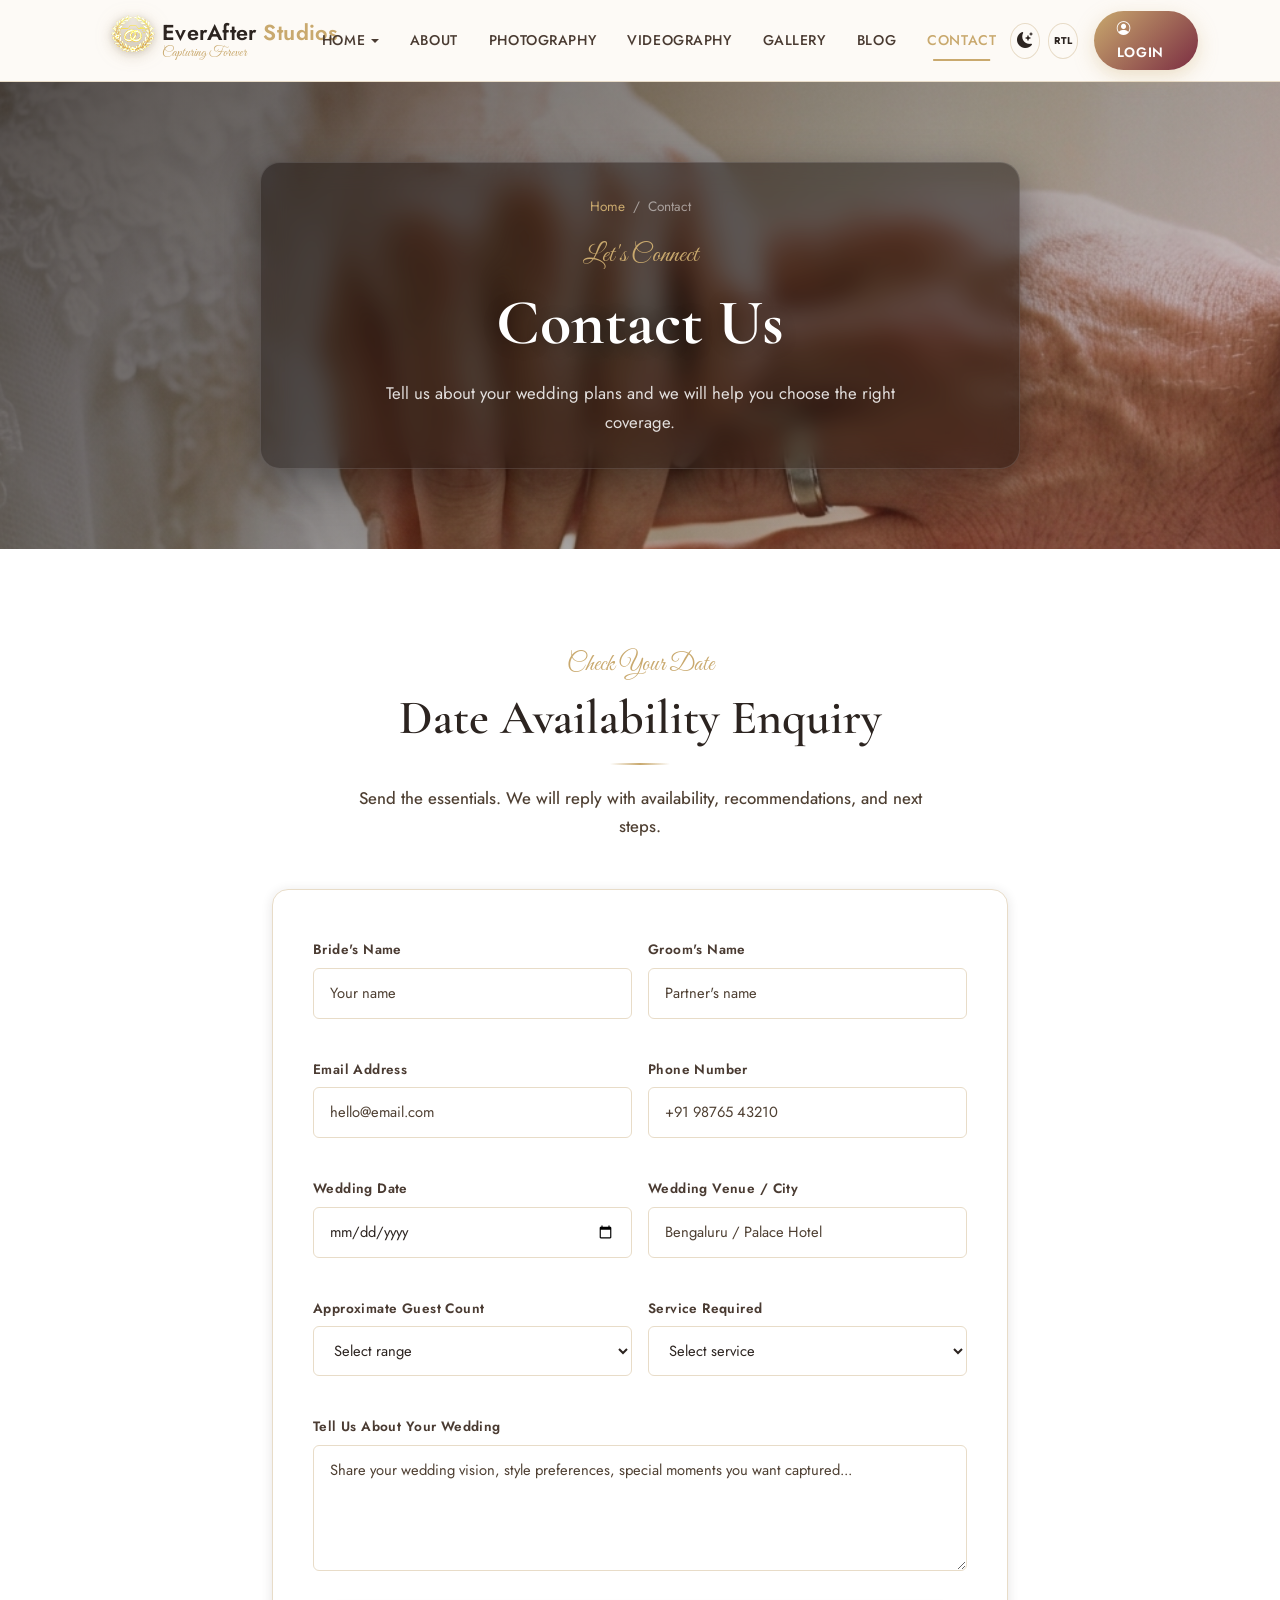
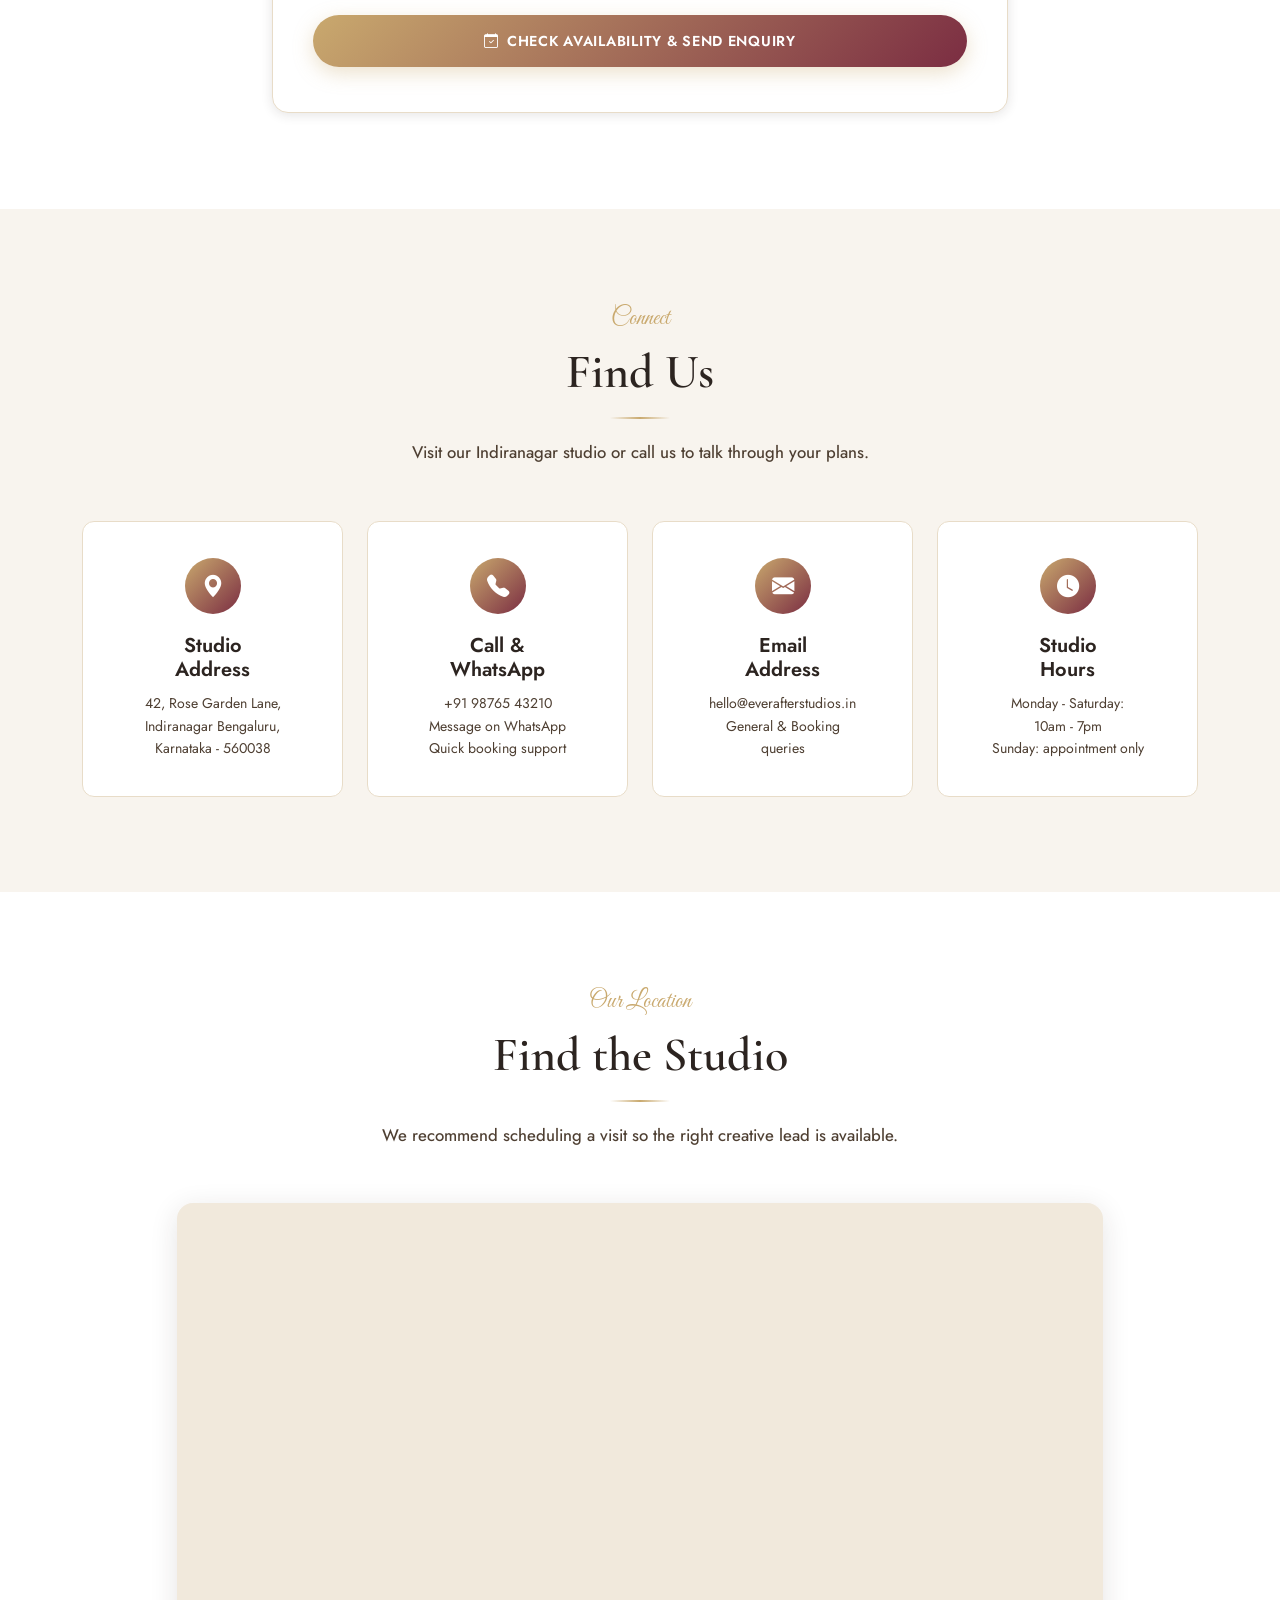
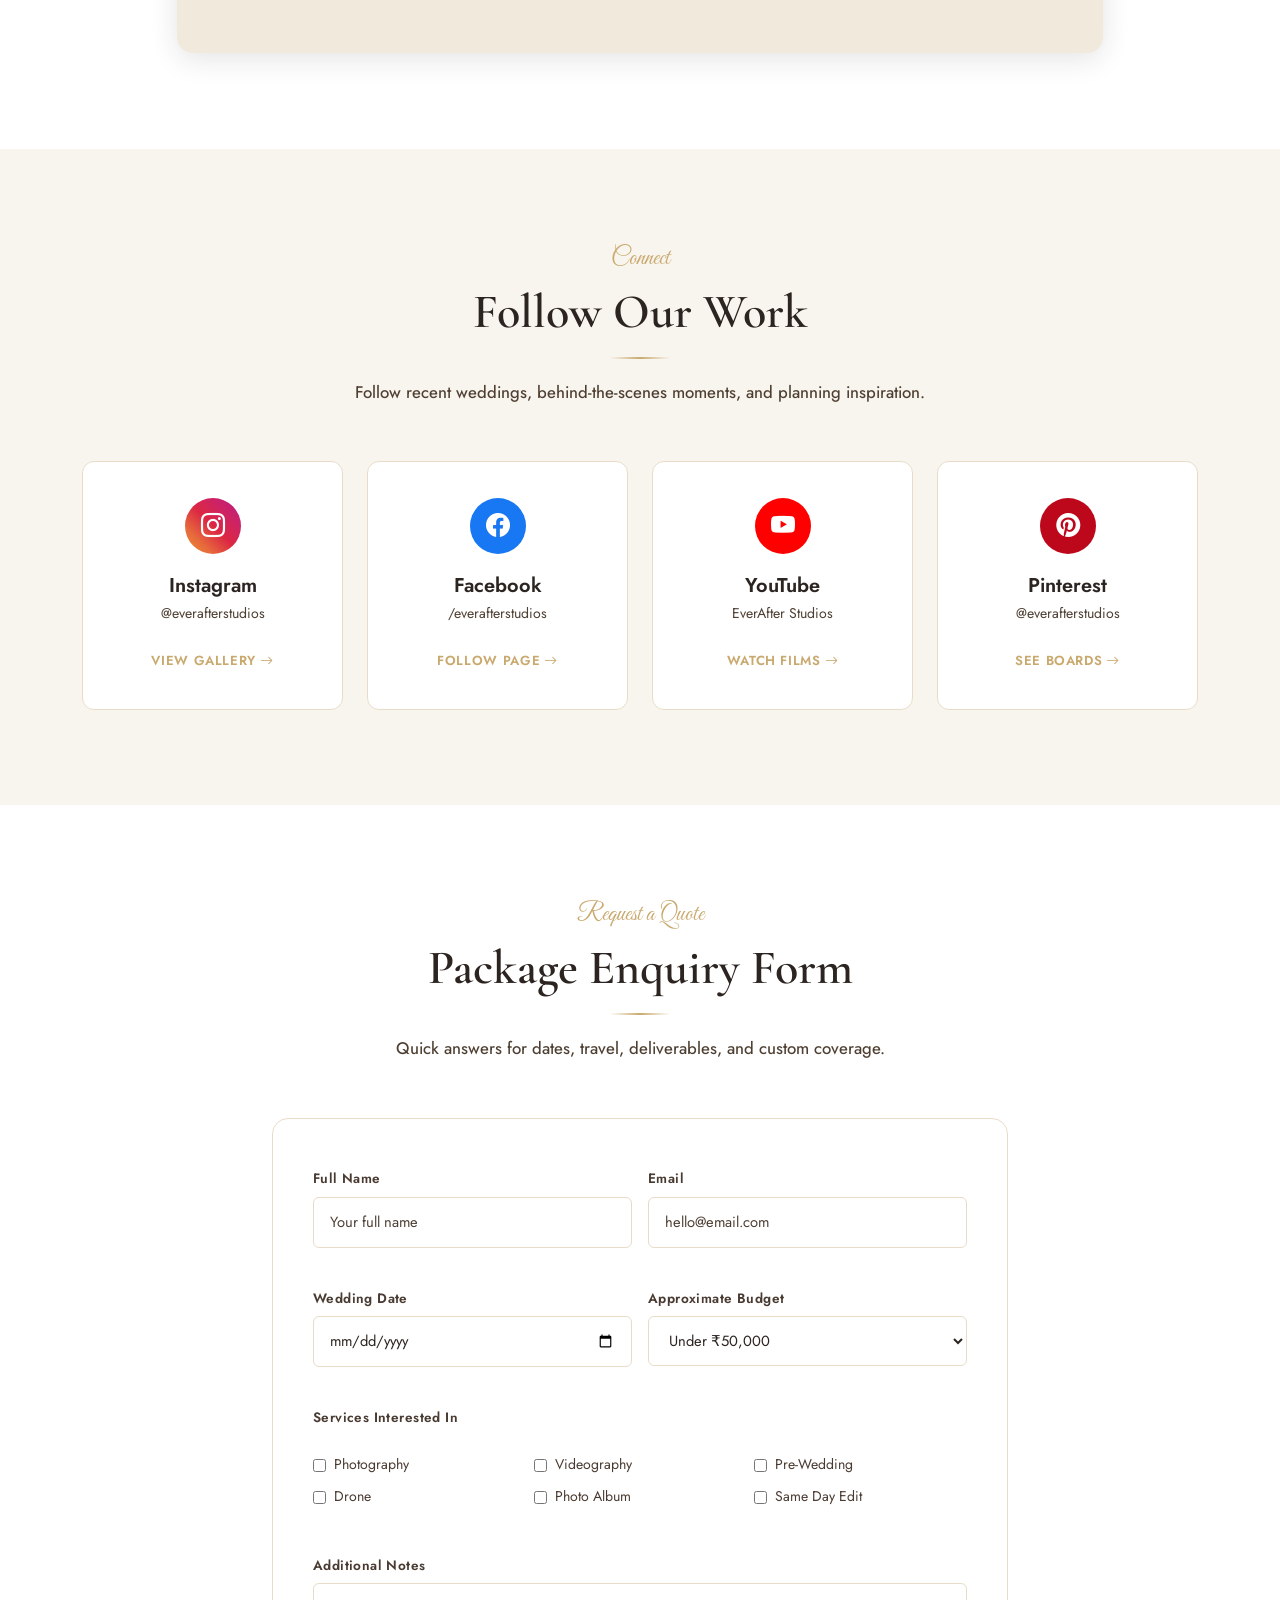
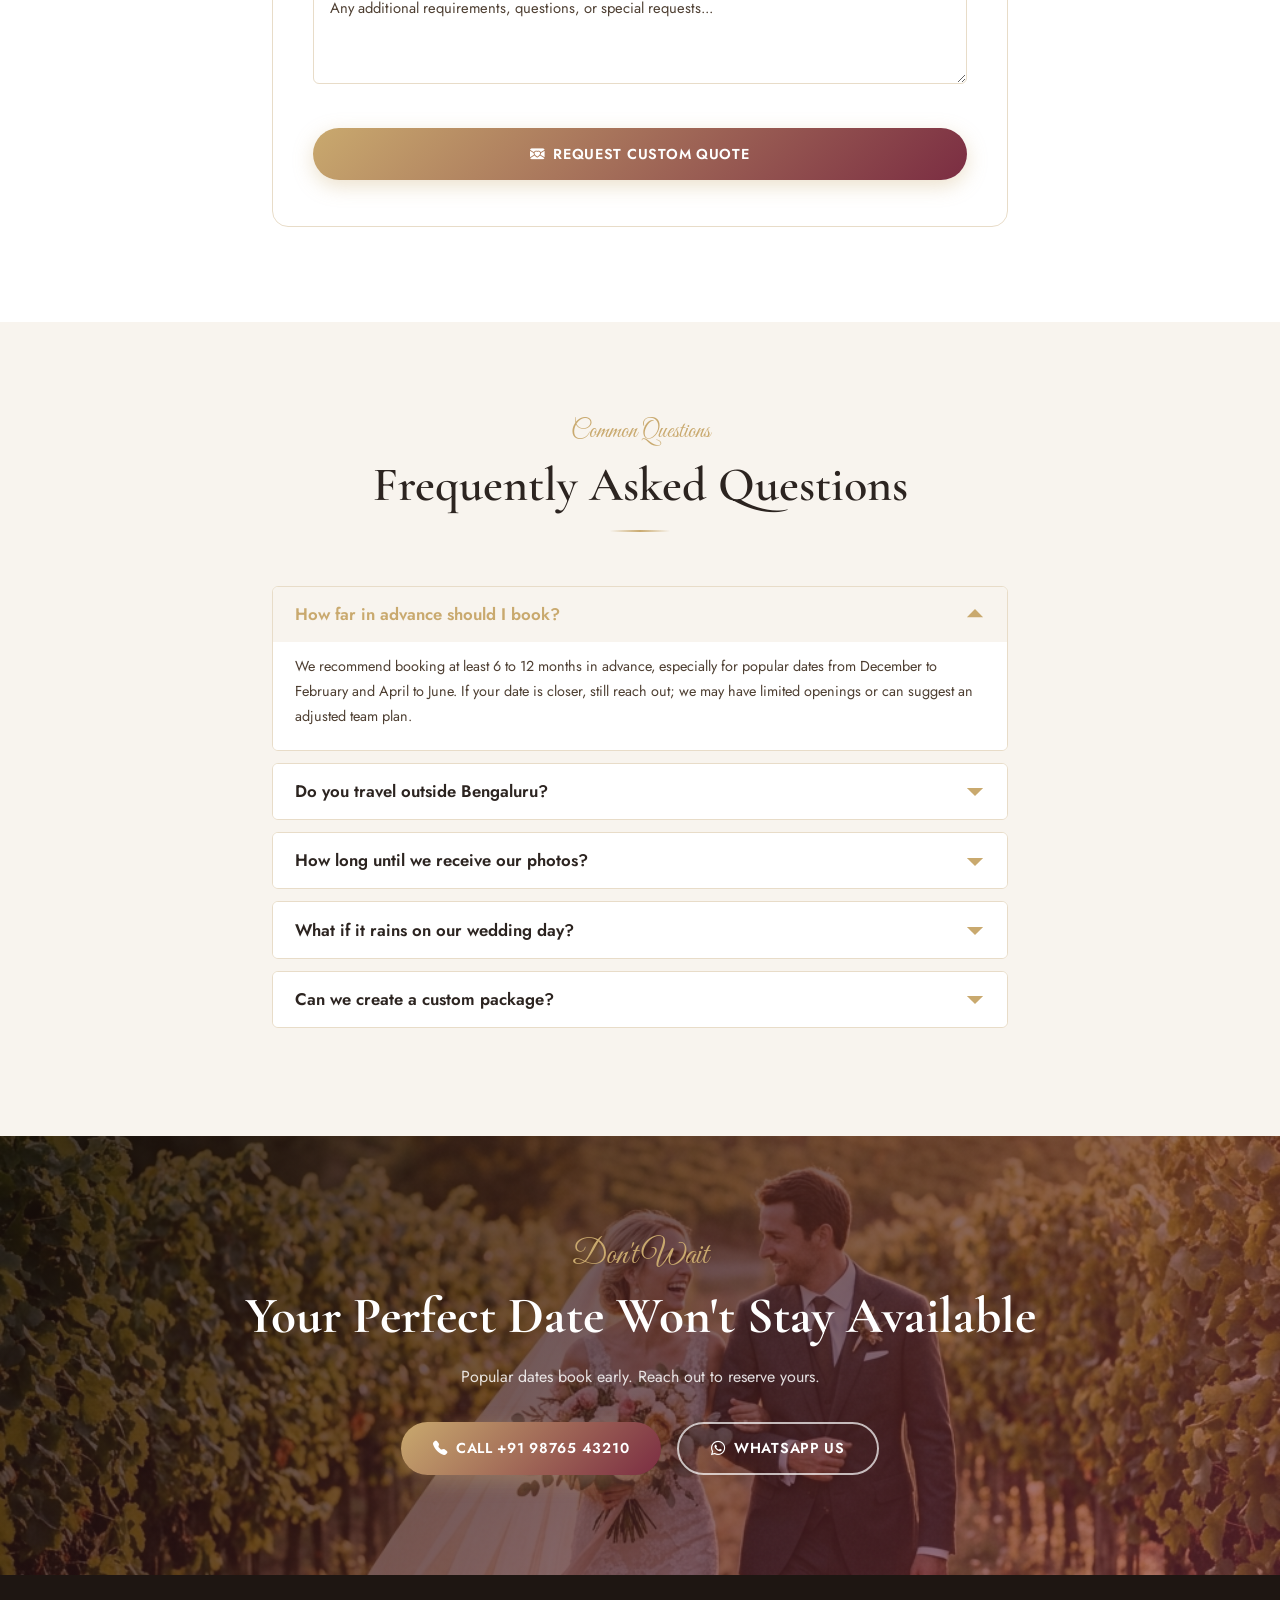
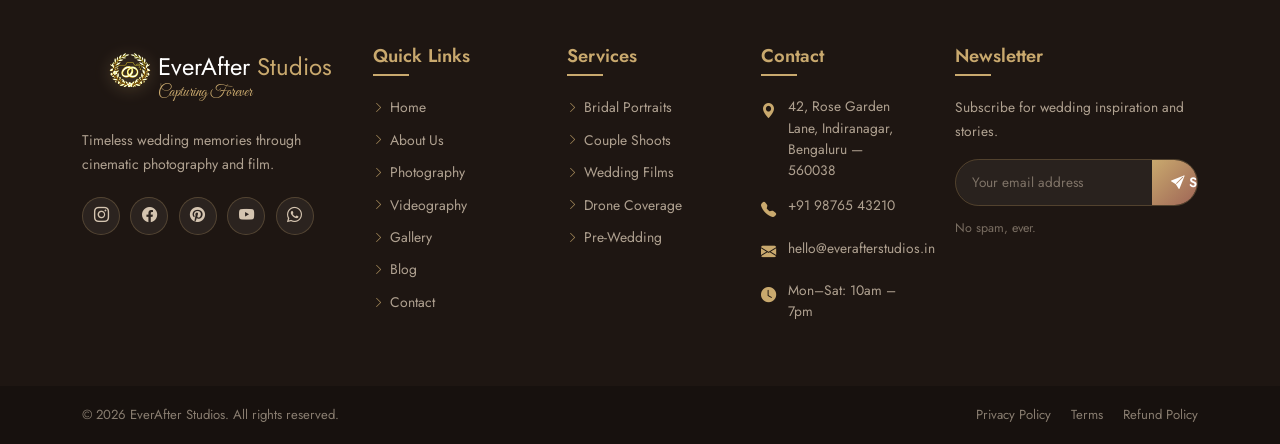
<file: contact.html>
<!DOCTYPE html>
<html lang="en" dir="ltr" data-theme="light">

<head>
  <meta charset="UTF-8" />
  <meta name="viewport" content="width=device-width, initial-scale=1.0" />
  <link rel="icon" type="image/png" href="assets/images/logo.png" />
  <title>Contact — EverAfter Studios | Book Your Wedding Photography</title>
  <meta name="description"
    content="Contact EverAfter Studios to check date availability, enquire about packages, and begin planning your wedding photography coverage." />
  <link rel="stylesheet" href="https://cdn.jsdelivr.net/npm/bootstrap@5.3.3/dist/css/bootstrap.min.css" />
  <link rel="stylesheet" href="https://cdn.jsdelivr.net/npm/bootstrap-icons@1.11.3/font/bootstrap-icons.min.css" />
  <link rel="stylesheet" href="https://cdn.jsdelivr.net/npm/aos@2.3.4/dist/aos.css" />
  <link rel="stylesheet" href="assets/css/style.css" />
</head>

<body>

  <!-- NAVBAR -->
  <nav class="everafter-navbar navbar navbar-expand-xl" id="mainNavbar">
    <div class="container">
      <a class="navbar-brand" href="index.html"><img src="assets/images/logo.png" alt="EverAfter Studios"
          class="brand-logo" onerror="this.style.display='none'" /><span class="brand-text"><span
            class="brand-name">EverAfter <span>Studios</span></span><span class="brand-tagline">Capturing
            Forever</span></span></a>
      <div class="d-flex align-items-center gap-2 d-xl-none">
        <button class="navbar-toggler" type="button" data-bs-toggle="offcanvas" data-bs-target="#navbarOffcanvas"><span
            class="navbar-toggler-icon"></span></button>
      </div>
      <div class="collapse navbar-collapse">
        <ul class="navbar-nav mx-auto gap-1">
          <li class="nav-item dropdown"><a class="nav-link dropdown-toggle" href="#" data-bs-toggle="dropdown">Home</a>
            <ul class="dropdown-menu">
              <li><a class="dropdown-item" href="index.html">Home 1</a></li>
              <li><a class="dropdown-item" href="home2.html">Home 2</a></li>
            </ul>
          </li>
          <li class="nav-item"><a class="nav-link" href="about.html">About</a></li>
          <li class="nav-item"><a class="nav-link" href="photography.html">Photography</a></li>
          <li class="nav-item"><a class="nav-link" href="videography.html">Videography</a></li>
          <li class="nav-item"><a class="nav-link" href="portfolio.html">Gallery</a></li>
          <li class="nav-item"><a class="nav-link" href="blog.html">Blog</a></li>
          <li class="nav-item"><a class="nav-link active" href="contact.html" data-page="contact.html">Contact</a></li>
        </ul>
        <div class="d-flex align-items-center gap-2">
          <button class="nav-toggle-btn theme-toggle-btn"><i class="bi bi-moon-stars-fill theme-icon"></i></button>
          <button class="nav-toggle-btn rtl-toggle-btn"><span class="rtl-icon" aria-hidden="true">RTL</span></button>
          <a href="login.html" class="btn-nav-login nav-link ms-2"><i class="bi bi-person-circle me-1"></i> Login</a>
        </div>
      </div>
    </div>
  </nav>
  <div class="offcanvas offcanvas-start" id="navbarOffcanvas" tabindex="-1">
    <div class="offcanvas-header"><a href="index.html" class="navbar-brand"><img src="assets/images/logo.png" alt="Logo"
          class="brand-logo" onerror="this.style.display='none'" /><span class="brand-text"><span
            class="brand-name">EverAfter <span>Studios</span></span><span class="brand-tagline">Capturing
            Forever</span></span></a><button type="button" class="btn-close" data-bs-dismiss="offcanvas"></button></div>
    <div class="offcanvas-body d-flex flex-column p-0">
      <ul class="navbar-nav flex-column">
        <li class="nav-item dropdown">
          <a class="nav-link dropdown-toggle" href="#" role="button" data-bs-toggle="dropdown"
            aria-expanded="false">Home</a>
          <ul class="dropdown-menu mobile-home-menu">
            <li><a class="dropdown-item" href="index.html" data-page="index.html">Home 1</a></li>
            <li><a class="dropdown-item" href="home2.html" data-page="home2.html">Home 2</a></li>
          </ul>
        </li>
        <li><a class="nav-link" href="about.html">About</a></li>
        <li><a class="nav-link" href="photography.html">Photography</a></li>
        <li><a class="nav-link" href="videography.html">Videography</a></li>
        <li><a class="nav-link" href="portfolio.html">Gallery</a></li>
        <li><a class="nav-link" href="blog.html">Blog</a></li>
        <li><a class="nav-link active" href="contact.html">Contact</a></li>
        <li class="px-3 py-2"><a href="login.html"
            class="btn-nav-login d-flex align-items-center justify-content-center gap-2 w-100"><i
              class="bi bi-person-circle"></i> Login</a></li>
      </ul>
      <div class="mobile-toggles mt-auto"><button class="nav-toggle-btn theme-toggle-btn"><i
            class="bi bi-moon-stars-fill theme-icon"></i></button><button class="nav-toggle-btn rtl-toggle-btn"><span
            class="rtl-icon" aria-hidden="true">RTL</span></button></div>
    </div>
  </div>

  <!-- BANNER -->
  <section class="page-banner" style="min-height:420px">
    <img src="assets/images/contact-hero.jpg" alt="Contact EverAfter Studios" class="banner-img"
      onerror="this.style.display='none'" />
    <div class="banner-overlay"></div>
    <div class="banner-content">
      <div class="container">
        <div class="banner-card">
          <div class="breadcrumb-custom"><a href="index.html">Home</a><span>/</span><span>Contact</span></div>
          <span class="banner-tag">Let's Connect</span>
          <h1 class="banner-title">Contact Us</h1>
          <p class="banner-desc">Tell us about your wedding plans and we will help you choose the right coverage.</p>
        </div>
      </div>
    </div>
  </section>

  <!-- DATE AVAILABILITY FORM -->
  <section class="section-pad">
    <div class="container">
      <div class="row justify-content-center">
        <div class="col-lg-8" data-aos="fade-up" data-aos-duration="1100">
          <div class="text-center mb-5">
            <span class="section-label">Check Your Date</span>
            <h2 class="section-title">Date Availability Enquiry</h2>
            <div class="gold-divider"></div>
            <p class="section-subtitle mb-0">Send the essentials. We will reply with availability, recommendations, and next steps.</p>
          </div>
          <div
            style="background:var(--clr-card-bg);border:1px solid var(--clr-border);border-radius:16px;padding:2.5rem;box-shadow:var(--shadow-sm)">
            <form data-demo="true" id="availabilityForm">
              <div class="row g-3">
                <div class="col-sm-6 form-group-ea">
                  <label class="form-label-ea" for="brideNameAvail">Bride's Name</label>
                  <input type="text" class="form-control-ea" id="brideNameAvail" placeholder="Your name" required />
                </div>
                <div class="col-sm-6 form-group-ea">
                  <label class="form-label-ea" for="groomNameAvail">Groom's Name</label>
                  <input type="text" class="form-control-ea" id="groomNameAvail" placeholder="Partner's name"
                    required />
                </div>
                <div class="col-sm-6 form-group-ea">
                  <label class="form-label-ea" for="emailAvail">Email Address</label>
                  <input type="email" class="form-control-ea" id="emailAvail" placeholder="hello@email.com" required />
                </div>
                <div class="col-sm-6 form-group-ea">
                  <label class="form-label-ea" for="phoneAvail">Phone Number</label>
                  <input type="tel" class="form-control-ea" id="phoneAvail" placeholder="+91 98765 43210" />
                </div>
                <div class="col-sm-6 form-group-ea">
                  <label class="form-label-ea" for="weddingDateAvail">Wedding Date</label>
                  <input type="date" class="form-control-ea" id="weddingDateAvail" required />
                </div>
                <div class="col-sm-6 form-group-ea">
                  <label class="form-label-ea" for="venueAvail">Wedding Venue / City</label>
                  <input type="text" class="form-control-ea" id="venueAvail" placeholder="Bengaluru / Palace Hotel" />
                </div>
                <div class="col-sm-6 form-group-ea">
                  <label class="form-label-ea" for="guestCountAvail">Approximate Guest Count</label>
                  <select class="form-control-ea" id="guestCountAvail">
                    <option value="">Select range</option>
                    <option>Under 50 guests</option>
                    <option>50–150 guests</option>
                    <option>150–300 guests</option>
                    <option>300+ guests</option>
                  </select>
                </div>
                <div class="col-sm-6 form-group-ea">
                  <label class="form-label-ea" for="serviceAvail">Service Required</label>
                  <select class="form-control-ea" id="serviceAvail">
                    <option value="">Select service</option>
                    <option>Photography Only</option>
                    <option>Videography Only</option>
                    <option>Photography + Videography</option>
                    <option>Pre-Wedding Shoot</option>
                    <option>Full Package (Photo + Video + Pre-wedding)</option>
                  </select>
                </div>
                <div class="col-12 form-group-ea">
                  <label class="form-label-ea" for="messageAvail">Tell Us About Your Wedding</label>
                  <textarea class="form-control-ea" id="messageAvail" rows="4"
                    placeholder="Share your wedding vision, style preferences, special moments you want captured..."></textarea>
                </div>
                <div class="col-12">
                  <button type="submit" class="btn-primary-ea w-100" style="justify-content:center;padding:0.85rem"><i
                      class="bi bi-calendar-check"></i> Check Availability &amp; Send Enquiry</button>
                </div>
              </div>
            </form>
          </div>
        </div>
      </div>
    </div>
  </section>

  <!-- ══════════════ FIND US (CONTACT DETAILS) ════════════════ -->
  <section class="section-pad bg-surface">
    <div class="container">
      <div class="text-center mb-5" data-aos="fade-up">
        <span class="section-label">Connect</span>
        <h2 class="section-title">Find Us</h2>
        <div class="gold-divider"></div>
        <p class="section-subtitle">Visit our Indiranagar studio or call us to talk through your plans.</p>
      </div>

      <div class="row g-4 justify-content-center">
        <!-- Card 1: Studio Address -->
        <div class="col-md-6 col-lg-3" data-aos="fade-up" data-aos-delay="100">
          <div class="contact-info-card-grid">
            <div class="contact-grid-icon"><i class="bi bi-geo-alt-fill"></i></div>
            <h3 class="contact-grid-title contact-line-title"><span>Studio</span><span>Address</span></h3>
            <p class="contact-grid-value">42, Rose Garden Lane, Indiranagar<br />Bengaluru, Karnataka — 560038</p>
          </div>
        </div>

        <!-- Card 2: Call & WhatsApp -->
        <div class="col-md-6 col-lg-3" data-aos="fade-up" data-aos-delay="200">
          <div class="contact-info-card-grid">
            <div class="contact-grid-icon"><i class="bi bi-telephone-fill"></i></div>
            <h3 class="contact-grid-title contact-line-title"><span>Call &amp;</span><span>WhatsApp</span></h3>
            <p class="contact-grid-value contact-line-value">
              <span><a href="tel:+919876543210" style="color:inherit;text-decoration:none">+91 98765 43210</a></span>
              <span><a href="https://wa.me/919876543210" target="_blank" style="color:inherit;text-decoration:none">Message on WhatsApp</a></span>
              <span>Quick booking support</span>
            </p>
          </div>
        </div>

        <!-- Card 3: Email Address -->
        <div class="col-md-6 col-lg-3" data-aos="fade-up" data-aos-delay="300">
          <div class="contact-info-card-grid">
            <div class="contact-grid-icon"><i class="bi bi-envelope-fill"></i></div>
            <h3 class="contact-grid-title contact-line-title"><span>Email</span><span>Address</span></h3>
            <p class="contact-grid-value contact-line-value">
              <span><a href="mailto:hello@everafterstudios.in" style="color:inherit;text-decoration:none">hello@everafterstudios.in</a></span>
              <span>General &amp; Booking</span>
              <span>queries</span>
            </p>
          </div>
        </div>

        <!-- Card 4: Studio Hours -->
        <div class="col-md-6 col-lg-3" data-aos="fade-up" data-aos-delay="400">
          <div class="contact-info-card-grid">
            <div class="contact-grid-icon"><i class="bi bi-clock-fill"></i></div>
            <h3 class="contact-grid-title contact-line-title"><span>Studio</span><span>Hours</span></h3>
            <p class="contact-grid-value">Monday – Saturday: 10am – 7pm<br />Sunday: By appointment only</p>
          </div>
        </div>
      </div>
    </div>
  </section>

  <!-- ══════════════ OUR LOCATION (STUDIO MAP) ═══════════════ -->
  <section class="section-pad">
    <div class="container">
      <div class="text-center mb-5" data-aos="fade-up">
        <span class="section-label">Our Location</span>
        <h2 class="section-title">Find the Studio</h2>
        <div class="gold-divider"></div>
        <p class="section-subtitle">We recommend scheduling a visit so the right creative lead is available.</p>
      </div>

      <div class="row justify-content-center">
        <div class="col-lg-10" data-aos="zoom-in" data-aos-duration="1100">
          <div class="map-placeholder-large">
            <iframe
              src="https://maps.google.com/maps?q=Indiranagar,%20Bengaluru&t=&z=15&ie=UTF8&iwloc=&output=embed"
              width="100%" height="100%" style="border:0;filter:grayscale(15%)" allowfullscreen="" loading="lazy"
              referrerpolicy="no-referrer-when-downgrade" title="EverAfter Studios Location">
            </iframe>
          </div>
        </div>
      </div>
    </div>
  </section>

  <!-- ══════════════ FOLLOW OUR WORK ════════════════════════ -->
  <section class="section-pad bg-surface">
    <div class="container">
      <div class="text-center mb-5" data-aos="fade-up">
        <span class="section-label">Connect</span>
        <h2 class="section-title">Follow Our Work</h2>
        <div class="gold-divider"></div>
        <p class="section-subtitle">Follow recent weddings, behind-the-scenes moments, and planning inspiration.</p>
      </div>

      <div class="row g-4 justify-content-center">
        <!-- Card 1: Instagram -->
        <div class="col-sm-6 col-lg-3" data-aos="fade-up" data-aos-delay="100">
          <a href="#" class="social-card">
            <div class="social-icon instagram"><i class="bi bi-instagram"></i></div>
            <h3 class="social-name">Instagram</h3>
            <p class="social-handle">@everafterstudios</p>
            <span class="social-action">View Gallery <i class="bi bi-arrow-right"></i></span>
          </a>
        </div>

        <!-- Card 2: Facebook -->
        <div class="col-sm-6 col-lg-3" data-aos="fade-up" data-aos-delay="200">
          <a href="#" class="social-card">
            <div class="social-icon facebook"><i class="bi bi-facebook"></i></div>
            <h3 class="social-name">Facebook</h3>
            <p class="social-handle">/everafterstudios</p>
            <span class="social-action">Follow Page <i class="bi bi-arrow-right"></i></span>
          </a>
        </div>

        <!-- Card 3: YouTube -->
        <div class="col-sm-6 col-lg-3" data-aos="fade-up" data-aos-delay="300">
          <a href="#" class="social-card">
            <div class="social-icon youtube"><i class="bi bi-youtube"></i></div>
            <h3 class="social-name">YouTube</h3>
            <p class="social-handle">EverAfter Studios</p>
            <span class="social-action">Watch Films <i class="bi bi-arrow-right"></i></span>
          </a>
        </div>

        <!-- Card 4: Pinterest -->
        <div class="col-sm-6 col-lg-3" data-aos="fade-up" data-aos-delay="400">
          <a href="#" class="social-card">
            <div class="social-icon pinterest"><i class="bi bi-pinterest"></i></div>
            <h3 class="social-name">Pinterest</h3>
            <p class="social-handle">@everafterstudios</p>
            <span class="social-action">See Boards <i class="bi bi-arrow-right"></i></span>
          </a>
        </div>
      </div>
    </div>
  </section>

  <!-- PACKAGE ENQUIRY FORM -->
  <section class="section-pad">
    <div class="container">
      <div class="text-center mb-5" data-aos="fade-up">
        <span class="section-label">Request a Quote</span>
        <h2 class="section-title">Package Enquiry Form</h2>
        <div class="gold-divider"></div>
        <p class="section-subtitle">Quick answers for dates, travel, deliverables, and custom coverage.</p>
      </div>
      <div class="row justify-content-center" data-aos="fade-up" data-aos-delay="100">
        <div class="col-lg-8">
          <div
            style="background:var(--clr-card-bg);border:1px solid var(--clr-border);border-radius:16px;padding:2.5rem">
            <form data-demo="true">
              <div class="row g-3">
                <div class="col-sm-6 form-group-ea"><label class="form-label-ea" for="pkgName">Full Name</label><input
                    type="text" class="form-control-ea" id="pkgName" placeholder="Your full name" required /></div>
                <div class="col-sm-6 form-group-ea"><label class="form-label-ea" for="pkgEmail">Email</label><input
                    type="email" class="form-control-ea" id="pkgEmail" placeholder="hello@email.com" required /></div>
                <div class="col-sm-6 form-group-ea"><label class="form-label-ea" for="pkgDate">Wedding
                    Date</label><input type="date" class="form-control-ea" id="pkgDate" /></div>
                <div class="col-sm-6 form-group-ea"><label class="form-label-ea" for="pkgBudget">Approximate
                    Budget</label>
                  <select class="form-control-ea" id="pkgBudget">
                    <option>Under ₹50,000</option>
                    <option>₹50,000 – ₹1,00,000</option>
                    <option>₹1,00,000 – ₹2,00,000</option>
                    <option>Above ₹2,00,000</option>
                  </select>
                </div>
                <div class="col-12 form-group-ea"><label class="form-label-ea">Services Interested In</label>
                  <div class="row g-2 mt-1">
                    <div class="col-sm-4"><label
                        style="display:flex;align-items:center;gap:0.5rem;cursor:pointer;color:var(--clr-text-2);font-size:0.88rem"><input
                          type="checkbox" style="accent-color:var(--clr-primary)"> Photography</label></div>
                    <div class="col-sm-4"><label
                        style="display:flex;align-items:center;gap:0.5rem;cursor:pointer;color:var(--clr-text-2);font-size:0.88rem"><input
                          type="checkbox" style="accent-color:var(--clr-primary)"> Videography</label></div>
                    <div class="col-sm-4"><label
                        style="display:flex;align-items:center;gap:0.5rem;cursor:pointer;color:var(--clr-text-2);font-size:0.88rem"><input
                          type="checkbox" style="accent-color:var(--clr-primary)"> Pre-Wedding</label></div>
                    <div class="col-sm-4"><label
                        style="display:flex;align-items:center;gap:0.5rem;cursor:pointer;color:var(--clr-text-2);font-size:0.88rem"><input
                          type="checkbox" style="accent-color:var(--clr-primary)"> Drone</label></div>
                    <div class="col-sm-4"><label
                        style="display:flex;align-items:center;gap:0.5rem;cursor:pointer;color:var(--clr-text-2);font-size:0.88rem"><input
                          type="checkbox" style="accent-color:var(--clr-primary)"> Photo Album</label></div>
                    <div class="col-sm-4"><label
                        style="display:flex;align-items:center;gap:0.5rem;cursor:pointer;color:var(--clr-text-2);font-size:0.88rem"><input
                          type="checkbox" style="accent-color:var(--clr-primary)"> Same Day Edit</label></div>
                  </div>
                </div>
                <div class="col-12 form-group-ea"><label class="form-label-ea" for="pkgMsg">Additional
                    Notes</label><textarea class="form-control-ea" id="pkgMsg" rows="3"
                    placeholder="Any additional requirements, questions, or special requests..."></textarea></div>
                <div class="col-12"><button type="submit" class="btn-primary-ea"
                    style="justify-content:center;width:100%;padding:0.85rem"><i class="bi bi-envelope-heart-fill"></i>
                    Request Custom Quote</button></div>
              </div>
            </form>
          </div>
        </div>
      </div>
    </div>
  </section>

  <!-- FAQ -->
  <section class="section-pad bg-surface">
    <div class="container">
      <div class="text-center mb-5" data-aos="fade-up">
        <span class="section-label">Common Questions</span>
        <h2 class="section-title">Frequently Asked Questions</h2>
        <div class="gold-divider"></div>
      </div>
      <div class="row justify-content-center" data-aos="fade-up" data-aos-delay="100">
        <div class="col-lg-8">
          <div class="accordion accordion-ea" id="faqAccordion">
            <div class="accordion-item">
              <h3 class="accordion-header"><button class="accordion-button" data-bs-toggle="collapse"
                  data-bs-target="#faq1">How far in advance should I book?</button></h3>
              <div id="faq1" class="accordion-collapse collapse show" data-bs-parent="#faqAccordion">
                <div class="accordion-body">We recommend booking at least 6 to 12 months in advance, especially for popular dates from December to February and April to June. If your date is closer, still reach out; we may have limited openings or can suggest an adjusted team plan.</div>
              </div>
            </div>
            <div class="accordion-item">
              <h3 class="accordion-header"><button class="accordion-button collapsed" data-bs-toggle="collapse"
                  data-bs-target="#faq2">Do you travel outside Bengaluru?</button></h3>
              <div id="faq2" class="accordion-collapse collapse" data-bs-parent="#faqAccordion">
                <div class="accordion-body">Absolutely. We cover weddings across India and internationally, including destination celebrations in palace venues, beaches, hill stations, and private resorts. Travel, accommodation, permits, and drone permissions are discussed clearly during the enquiry stage.</div>
              </div>
            </div>
            <div class="accordion-item">
              <h3 class="accordion-header"><button class="accordion-button collapsed" data-bs-toggle="collapse"
                  data-bs-target="#faq3">How long until we receive our photos?</button></h3>
              <div id="faq3" class="accordion-collapse collapse" data-bs-parent="#faqAccordion">
                <div class="accordion-body">You will receive a teaser gallery of 20 to 30 images within 48 hours of your wedding. The full edited gallery is delivered within 3 to 4 weeks, while wedding films take 6 to 8 weeks because they require detailed editing, color grading, audio mixing, and music selection.</div>
              </div>
            </div>
            <div class="accordion-item">
              <h3 class="accordion-header"><button class="accordion-button collapsed" data-bs-toggle="collapse"
                  data-bs-target="#faq4">What if it rains on our wedding day?</button></h3>
              <div id="faq4" class="accordion-collapse collapse" data-bs-parent="#faqAccordion">
                <div class="accordion-body">Rain can add a beautiful cinematic quality to wedding photography. We prepare with weather-sealed equipment, protective covers, alternate portrait locations, lighting solutions, and flexible timing so your coverage continues smoothly even when the weather changes.</div>
              </div>
            </div>
            <div class="accordion-item">
              <h3 class="accordion-header"><button class="accordion-button collapsed" data-bs-toggle="collapse"
                  data-bs-target="#faq5">Can we create a custom package?</button></h3>
              <div id="faq5" class="accordion-collapse collapse" data-bs-parent="#faqAccordion">
                <div class="accordion-body">Yes. Every wedding is different, so we can customize coverage hours, team size, pre-wedding sessions, drone footage, albums, same-day edits, and film deliverables based on your celebration and budget.</div>
              </div>
            </div>
          </div>
        </div>
      </div>
    </div>
  </section>

  <!-- CTA -->
  <section class="cta-section">
    <img src="assets/images/cta-home.jpg" alt="Book EverAfter Studios" class="banner-img"
      onerror="this.style.display='none'" />
    <div class="cta-overlay"></div>
    <div class="cta-content container" data-aos="zoom-in">
      <span class="script-font d-block mb-2" style="font-size:2rem">Don't Wait</span>
      <h2 class="cta-title">Your Perfect Date Won't Stay Available</h2>
      <p class="cta-text">Popular dates book early. Reach out to reserve yours.</p>
      <div class="d-flex flex-wrap gap-3 justify-content-center">
        <a href="tel:+919876543210" class="btn-primary-ea"><i class="bi bi-telephone-fill"></i> Call +91 98765 43210</a>
        <a href="https://wa.me/919876543210" class="btn-outline-ea" target="_blank"><i class="bi bi-whatsapp"></i>
          WhatsApp Us</a>
      </div>
    </div>
  </section>

  <!-- FOOTER -->
  <footer class="site-footer">
    <div class="container">
      <div class="row g-5">
        <div class="col-lg-3 col-md-6">
          <div class="footer-brand"><a class="footer-brand-link" href="index.html"
              aria-label="EverAfter Studios home"><img src="assets/images/logo.png" alt="EverAfter Studios"
                class="footer-brand-logo" onerror="this.style.display='none'" /><span class="footer-brand-text"><span
                  class="brand-name-footer">EverAfter <span>Studios</span></span><span class="script-sub">Capturing
                  Forever</span></span></a>
            <p>Timeless wedding memories through cinematic photography and film.</p>
            <div class="footer-social"><a href="#"><i class="bi bi-instagram"></i></a><a href="#"><i
                  class="bi bi-facebook"></i></a><a href="#"><i class="bi bi-pinterest"></i></a><a href="#"><i
                  class="bi bi-youtube"></i></a><a href="#"><i class="bi bi-whatsapp"></i></a></div>
          </div>
        </div>
        <div class="col-lg-2 col-md-6">
          <h4 class="footer-heading">Quick Links</h4>
          <ul class="footer-links">
            <li><a href="index.html"><i class="bi bi-chevron-right"></i> Home</a></li>
            <li><a href="about.html"><i class="bi bi-chevron-right"></i> About Us</a></li>
            <li><a href="photography.html"><i class="bi bi-chevron-right"></i> Photography</a></li>
            <li><a href="videography.html"><i class="bi bi-chevron-right"></i> Videography</a></li>
            <li><a href="portfolio.html"><i class="bi bi-chevron-right"></i> Gallery</a></li>
            <li><a href="blog.html"><i class="bi bi-chevron-right"></i> Blog</a></li>
            <li><a href="contact.html"><i class="bi bi-chevron-right"></i> Contact</a></li>
          </ul>
        </div>
        <div class="col-lg-2 col-md-6">
          <h4 class="footer-heading">Services</h4>
          <ul class="footer-links">
            <li><a href="photography.html"><i class="bi bi-chevron-right"></i> Bridal Portraits</a></li>
            <li><a href="photography.html"><i class="bi bi-chevron-right"></i> Couple Shoots</a></li>
            <li><a href="videography.html"><i class="bi bi-chevron-right"></i> Wedding Films</a></li>
            <li><a href="videography.html"><i class="bi bi-chevron-right"></i> Drone Coverage</a></li>
            <li><a href="photography.html"><i class="bi bi-chevron-right"></i> Pre-Wedding</a></li>
          </ul>
        </div>
        <div class="col-lg-2 col-md-6">
          <h4 class="footer-heading">Contact</h4>
          <div class="footer-contact-item"><i class="bi bi-geo-alt-fill"></i><span>42, Rose Garden Lane, Indiranagar,
              Bengaluru — 560038</span></div>
          <div class="footer-contact-item"><i class="bi bi-telephone-fill"></i><span>+91 98765 43210</span></div>
          <div class="footer-contact-item"><i class="bi bi-envelope-fill"></i><span>hello@everafterstudios.in</span>
          </div>
          <div class="footer-contact-item"><i class="bi bi-clock-fill"></i><span>Mon–Sat: 10am – 7pm</span></div>
        </div>
        <div class="col-lg-3 col-md-6">
          <h4 class="footer-heading">Newsletter</h4>
          <p style="font-size:0.86rem;color:var(--clr-footer-text);opacity:0.8;margin-bottom:1rem">Subscribe for wedding
            inspiration and stories.</p>
          <form class="newsletter-form" data-demo="true">
            <div class="input-group-footer"><input type="email" placeholder="Your email address" required /><button
                type="submit"><i class="bi bi-send-fill"></i> Subscribe</button></div>
            <p class="footer-note">No spam, ever.</p>
          </form>
        </div>
      </div>
    </div>
    <div class="footer-bottom">
      <div class="container">
        <div class="row align-items-center">
          <div class="col-md-6">
            <p>&copy; 2026 EverAfter Studios. All rights reserved.</p>
          </div>
          <div class="col-md-6">
            <div class="footer-bottom-links"><a href="#">Privacy Policy</a><a href="#">Terms</a><a href="#">Refund
                Policy</a></div>
          </div>
        </div>
      </div>
    </div>
  </footer>

  <button class="scroll-top-btn"><i class="bi bi-arrow-up"></i></button>
  <script src="https://cdn.jsdelivr.net/npm/bootstrap@5.3.3/dist/js/bootstrap.bundle.min.js"></script>
  <script src="https://cdn.jsdelivr.net/npm/aos@2.3.4/dist/aos.js"></script>
  <script src="assets/js/main.js"></script>
</body>

</html>
</file>
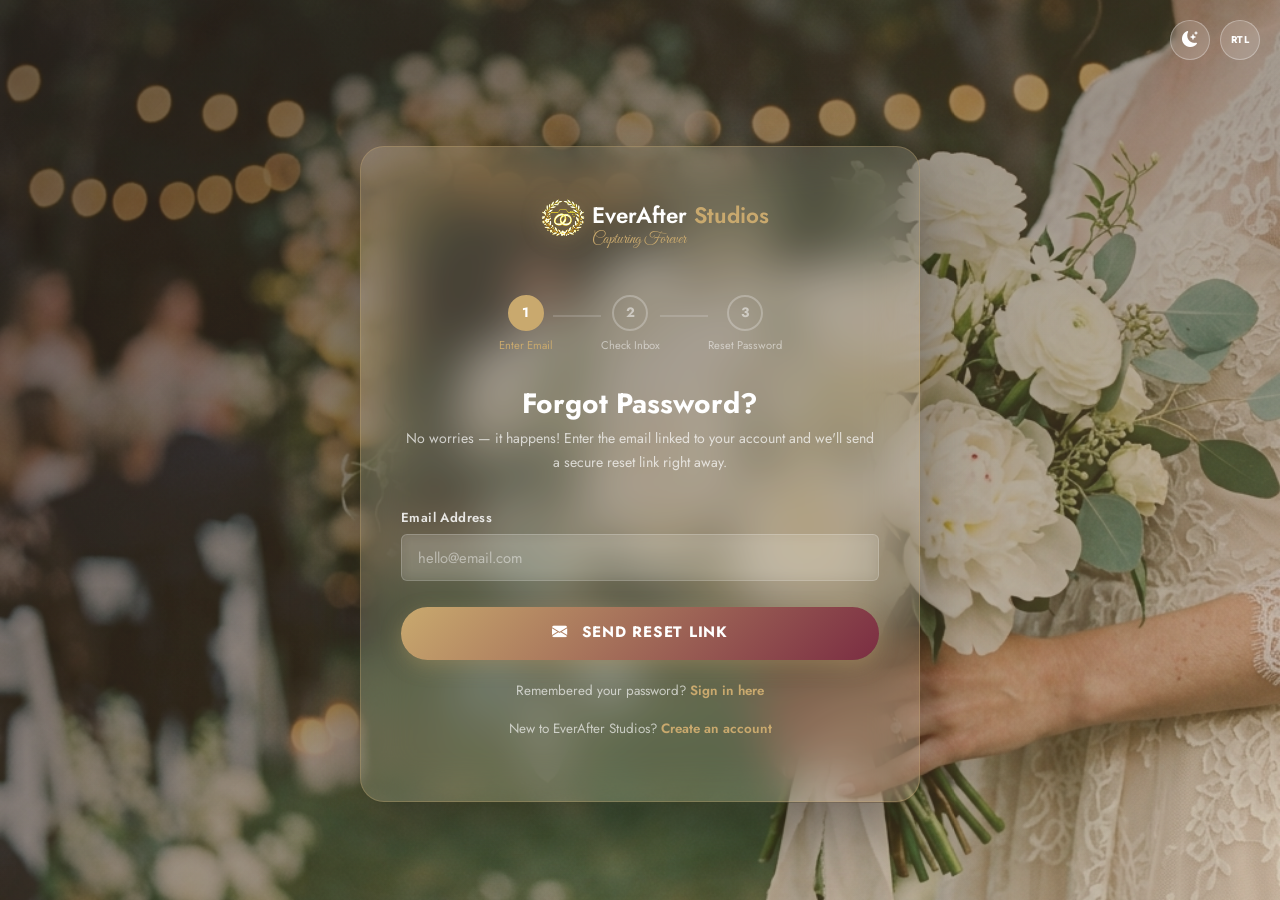
<file: forgot-password.html>
<!DOCTYPE html>
<html lang="en" dir="ltr" data-theme="light">
<head>
  <meta charset="UTF-8" />
  <meta name="viewport" content="width=device-width, initial-scale=1.0" />
  <link rel="icon" type="image/png" href="assets/images/logo.png" />
  <title>Forgot Password — EverAfter Studios</title>
  <meta name="description" content="Reset your EverAfter Studios client account password. Enter your email to receive a secure reset link." />
  <link rel="stylesheet" href="https://cdn.jsdelivr.net/npm/bootstrap@5.3.3/dist/css/bootstrap.min.css" />
  <link rel="stylesheet" href="https://cdn.jsdelivr.net/npm/bootstrap-icons@1.11.3/font/bootstrap-icons.min.css" />
  <link rel="stylesheet" href="assets/css/style.css" />
  <style>
    body { margin: 0; }
    .auth-page { padding: 2rem 0; }

    .reset-steps {
      display: flex;
      align-items: center;
      justify-content: center;
      gap: 0;
      margin-bottom: 2rem;
    }
    .reset-step {
      display: flex;
      flex-direction: column;
      align-items: center;
      gap: 0.3rem;
      position: relative;
    }
    .reset-step-num {
      width: 36px;
      height: 36px;
      border-radius: 50%;
      display: flex;
      align-items: center;
      justify-content: center;
      font-size: 0.85rem;
      font-weight: 700;
      border: 2px solid rgba(255,255,255,0.25);
      color: rgba(255,255,255,0.5);
      background: transparent;
      transition: all 0.3s;
    }
    .reset-step.active .reset-step-num {
      background: var(--clr-primary);
      border-color: var(--clr-primary);
      color: #fff;
    }
    .reset-step-label {
      font-size: 0.7rem;
      color: rgba(255,255,255,0.5);
      white-space: nowrap;
    }
    .reset-step.active .reset-step-label { color: var(--clr-primary); }
    .reset-connector {
      width: 48px;
      height: 2px;
      background: rgba(255,255,255,0.15);
      margin-bottom: 1.1rem;
    }

    .success-state { display: none; text-align: center; }
    .success-icon {
      width: 72px; height: 72px;
      border-radius: 50%;
      background: linear-gradient(135deg, var(--clr-primary), var(--clr-accent));
      display: flex;
      align-items: center;
      justify-content: center;
      font-size: 1.8rem;
      color: #fff;
      margin: 0 auto 1.25rem;
    }
  </style>
</head>
<body>

<!-- Top-right controls -->
<div class="auth-controls">
  <button class="auth-toggle-btn theme-toggle-btn" aria-label="Toggle theme"><i class="bi bi-moon-stars-fill theme-icon"></i></button>
  <button class="auth-toggle-btn rtl-toggle-btn" aria-label="Toggle RTL"><span class="rtl-icon" aria-hidden="true">RTL</span></button>
</div>

<!-- Background — bouquet / floral image -->
<img src="assets/images/forgot-bg.jpg" alt="" class="auth-bg" onerror="this.style.display='none'" />
<div class="auth-overlay" style="background:linear-gradient(135deg, rgba(44,36,32,0.72), rgba(168,137,78,0.35))"></div>

<!-- Auth Page -->
<div class="auth-page">
  <div class="auth-container">
    <div class="auth-card">

      <!-- Logo -->
      <div class="auth-logo">
        <a class="auth-logo-link" href="index.html" aria-label="EverAfter Studios home">
          <img src="assets/images/logo.png" alt="EverAfter Studios" onerror="this.style.display='none'" />
          <span class="auth-brand-text"><span class="auth-brand">EverAfter <span>Studios</span></span><span class="auth-script">Capturing Forever</span></span>
        </a>
      </div>

      <!-- Step Indicator -->
      <div class="reset-steps">
        <div class="reset-step active">
          <div class="reset-step-num">1</div>
          <div class="reset-step-label">Enter Email</div>
        </div>
        <div class="reset-connector"></div>
        <div class="reset-step">
          <div class="reset-step-num">2</div>
          <div class="reset-step-label">Check Inbox</div>
        </div>
        <div class="reset-connector"></div>
        <div class="reset-step">
          <div class="reset-step-num">3</div>
          <div class="reset-step-label">Reset Password</div>
        </div>
      </div>

      <h1 class="auth-title">Forgot Password?</h1>
      <p class="auth-subtitle">No worries — it happens! Enter the email linked to your account and we'll send a secure reset link right away.</p>

      <!-- Forgot Password Form -->
      <div id="forgotFormSection">
        <form class="auth-form" id="forgotForm">
          <div class="form-group">
            <label for="resetEmail">Email Address</label>
            <input type="email" class="form-control" id="resetEmail" placeholder="hello@email.com" required autocomplete="email" />
          </div>
          <button type="submit" class="auth-submit-btn" id="resetBtn" style="margin-top:0.5rem">
            <i class="bi bi-envelope-fill me-2"></i> Send Reset Link
          </button>
        </form>
      </div>

      <!-- Success State (shown after submit) -->
      <div class="success-state" id="successSection">
        <div class="success-icon"><i class="bi bi-envelope-check-fill"></i></div>
        <h3 style="font-family:var(--font-body);font-size:1.5rem;color:#fff;margin-bottom:0.5rem">Check Your Inbox</h3>
        <p style="font-size:0.88rem;color:rgba(255,255,255,0.75);margin-bottom:1.5rem">We've sent a password reset link to <strong id="sentEmailDisplay" style="color:var(--clr-primary)">your email</strong>. The link expires in 30 minutes.</p>
        <p style="font-size:0.82rem;color:rgba(255,255,255,0.55);margin-bottom:1.5rem">Didn't receive it? Check your spam folder, or <button id="retryBtn" style="background:none;border:none;color:var(--clr-primary);font-size:0.82rem;font-weight:600;cursor:pointer;padding:0">try again</button>.</p>
        <a href="login.html" class="auth-submit-btn d-flex align-items-center justify-content-center gap-2" style="text-decoration:none">
          <i class="bi bi-arrow-left"></i> Back to Login
        </a>
      </div>

      <!-- Footer links -->
      <div id="forgotFooter">
        <p class="auth-footer-text">
          Remembered your password? <a href="login.html">Sign in here</a>
        </p>
        <p class="auth-footer-text" style="margin-top:0.5rem">
          New to EverAfter Studios? <a href="signup.html">Create an account</a>
        </p>
      </div>

    </div>
  </div>
</div>

<script src="https://cdn.jsdelivr.net/npm/bootstrap@5.3.3/dist/js/bootstrap.bundle.min.js"></script>
<script src="assets/js/main.js"></script>
<script>
  // Forgot Password flow
  const forgotForm    = document.getElementById('forgotForm');
  const forgotSection = document.getElementById('forgotFormSection');
  const successSec    = document.getElementById('successSection');
  const forgotFooter  = document.getElementById('forgotFooter');
  const emailDisplay  = document.getElementById('sentEmailDisplay');
  const resetBtn      = document.getElementById('resetBtn');
  const retryBtn      = document.getElementById('retryBtn');

  forgotForm.addEventListener('submit', function (e) {
    e.preventDefault();
    const email = document.getElementById('resetEmail').value;
    resetBtn.disabled = true;
    resetBtn.innerHTML = '<i class="bi bi-arrow-repeat me-2"></i> Sending...';
    setTimeout(() => {
      emailDisplay.textContent = email;
      forgotSection.style.display = 'none';
      forgotFooter.style.display  = 'none';
      successSec.style.display    = 'block';
      // Update step indicator
      const steps = document.querySelectorAll('.reset-step');
      if (steps[1]) steps[1].classList.add('active');
    }, 1400);
  });

  retryBtn && retryBtn.addEventListener('click', () => {
    successSec.style.display    = 'none';
    forgotSection.style.display = 'block';
    forgotFooter.style.display  = 'block';
    resetBtn.disabled = false;
    resetBtn.innerHTML = '<i class="bi bi-envelope-fill me-2"></i> Send Reset Link';
    document.getElementById('resetEmail').value = '';
    const steps = document.querySelectorAll('.reset-step');
    steps.forEach((s,i) => { if(i>0) s.classList.remove('active'); });
  });
</script>
</body>
</html>
</file>
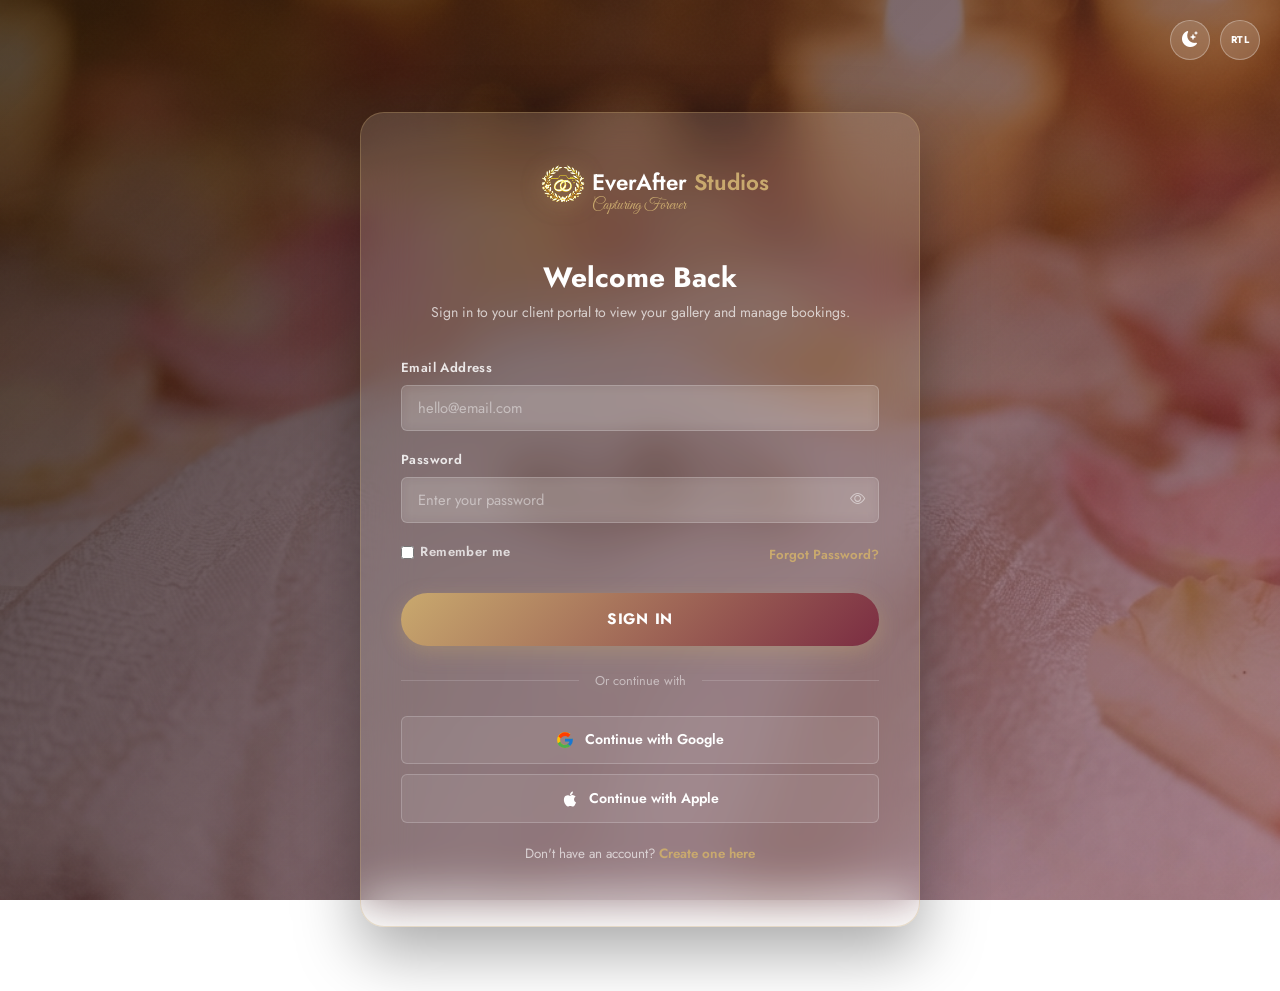
<file: login.html>
<!DOCTYPE html>
<html lang="en" dir="ltr" data-theme="light">
<head>
  <meta charset="UTF-8" />
  <meta name="viewport" content="width=device-width, initial-scale=1.0" />
  <link rel="icon" type="image/png" href="assets/images/logo.png" />
  <title>Login — EverAfter Studios</title>
  <meta name="description" content="Login to your EverAfter Studios client account to view your wedding gallery, download images, and manage your booking." />
  <link rel="stylesheet" href="https://cdn.jsdelivr.net/npm/bootstrap@5.3.3/dist/css/bootstrap.min.css" />
  <link rel="stylesheet" href="https://cdn.jsdelivr.net/npm/bootstrap-icons@1.11.3/font/bootstrap-icons.min.css" />
  <link rel="stylesheet" href="assets/css/style.css" />
  <style>
    body { margin: 0; }
    .auth-page { padding: 2rem 0; }
  </style>
</head>
<body>

<!-- ── Top-right auth controls ─────────────────────────────── -->
<div class="auth-controls">
  <button class="auth-toggle-btn theme-toggle-btn" aria-label="Toggle theme"><i class="bi bi-moon-stars-fill theme-icon"></i></button>
  <button class="auth-toggle-btn rtl-toggle-btn" aria-label="Toggle RTL"><span class="rtl-icon" aria-hidden="true">RTL</span></button>
</div>

<!-- ── Background ──────────────────────────────────────────── -->
<img src="assets/images/login-bg.jpg" alt="" class="auth-bg" onerror="this.style.display='none'" />
<div class="auth-overlay"></div>

<!-- ── Auth Page ───────────────────────────────────────────── -->
<div class="auth-page">
  <div class="auth-container">
    <!-- Card -->
    <div class="auth-card" data-aos="fade-up" data-aos-duration="900">
      <!-- Logo -->
      <div class="auth-logo">
        <a class="auth-logo-link" href="index.html" aria-label="EverAfter Studios home">
          <img src="assets/images/logo.png" alt="EverAfter Studios" onerror="this.style.display='none'" />
          <span class="auth-brand-text"><span class="auth-brand">EverAfter <span>Studios</span></span><span class="auth-script">Capturing Forever</span></span>
        </a>
      </div>

      <h1 class="auth-title">Welcome Back</h1>
      <p class="auth-subtitle">Sign in to your client portal to view your gallery and manage bookings.</p>

      <!-- Login Form -->
      <form class="auth-form" data-demo="true" id="loginForm">
        <div class="form-group">
          <label for="loginEmail">Email Address</label>
          <input type="email" class="form-control" id="loginEmail" placeholder="hello@email.com" required autocomplete="email" />
        </div>
        <div class="form-group">
          <label for="loginPassword">Password</label>
          <div class="password-toggle">
            <input type="password" class="form-control" id="loginPassword" placeholder="Enter your password" required autocomplete="current-password" />
            <i class="bi bi-eye toggle-eye" role="button" aria-label="Show password"></i>
          </div>
        </div>
        <div class="d-flex align-items-center justify-content-between mb-3">
          <label style="display:flex;align-items:center;gap:0.4rem;font-size:0.82rem;color:rgba(255,255,255,0.75);cursor:pointer">
            <input type="checkbox" style="accent-color:var(--clr-primary)" /> Remember me
          </label>
          <a href="forgot-password.html" style="font-size:0.82rem;color:var(--clr-primary);font-weight:600">Forgot Password?</a>
        </div>
        <button type="submit" class="auth-submit-btn">Sign In</button>
      </form>

      <!-- Divider -->
      <div class="auth-divider"><span>Or continue with</span></div>

      <!-- Social Login -->
      <button class="social-login-btn google-btn">
        <svg width="18" height="18" viewBox="0 0 48 48" fill="none" xmlns="http://www.w3.org/2000/svg">
          <path d="M44.5 20H24v8.5h11.8C34.7 33.9 29.8 37 24 37c-7.2 0-13-5.8-13-13s5.8-13 13-13c3.1 0 5.9 1.1 8.1 2.9l6.4-6.4C34.6 5.1 29.6 3 24 3 12.4 3 3 12.4 3 24s9.4 21 21 21c10.5 0 20-7.7 20-21 0-1.4-.1-2.7-.5-4z" fill="#FFC107"/>
          <path d="M6.3 14.7l7 5.1C15.1 16.3 19.2 13.5 24 13.5c3.1 0 5.9 1.1 8.1 2.9l6.4-6.4C34.6 5.1 29.6 3 24 3 16.3 3 9.7 7.8 6.3 14.7z" fill="#FF3D00"/>
          <path d="M24 45c5.5 0 10.5-1.9 14.4-5.2l-6.7-5.5C29.5 36.2 26.9 37 24 37c-5.8 0-10.7-3.9-12.5-9.3l-7 5.4C8.2 40.8 15.5 45 24 45z" fill="#4CAF50"/>
          <path d="M44.5 20H24v8.5h11.8c-0.8 2.5-2.5 4.5-4.8 5.9l6.7 5.5C41.5 36.6 45 31.2 45 24c0-1.4-.1-2.7-.5-4z" fill="#1976D2"/>
        </svg>
        Continue with Google
      </button>

      <button class="social-login-btn apple-btn">
        <svg width="18" height="18" viewBox="0 0 24 24" fill="currentColor" xmlns="http://www.w3.org/2000/svg">
          <path d="M18.71 19.5c-.83 1.24-1.71 2.45-3.05 2.47-1.34.03-1.77-.79-3.29-.79-1.53 0-2 .77-3.27.82-1.31.05-2.3-1.32-3.14-2.53C4.25 17 2.94 12.45 4.7 9.39c.87-1.52 2.43-2.48 4.12-2.51 1.28-.02 2.5.87 3.29.87.78 0 2.26-1.07 3.8-.91.65.03 2.47.26 3.64 1.98-.09.06-2.17 1.28-2.15 3.81.03 3.02 2.65 4.03 2.68 4.04-.03.07-.42 1.44-1.38 2.83M13 3.5c.73-.83 1.94-1.46 2.94-1.5.13 1.17-.34 2.35-1.04 3.19-.69.85-1.83 1.51-2.95 1.42-.15-1.15.41-2.35 1.05-3.11"/>
        </svg>
        Continue with Apple
      </button>

      <!-- Footer link -->
      <p class="auth-footer-text">
        Don't have an account? <a href="signup.html">Create one here</a>
      </p>
    </div>
  </div>
</div>

<script src="https://cdn.jsdelivr.net/npm/bootstrap@5.3.3/dist/js/bootstrap.bundle.min.js"></script>
<script src="assets/js/main.js"></script>
</body>
</html>
</file>
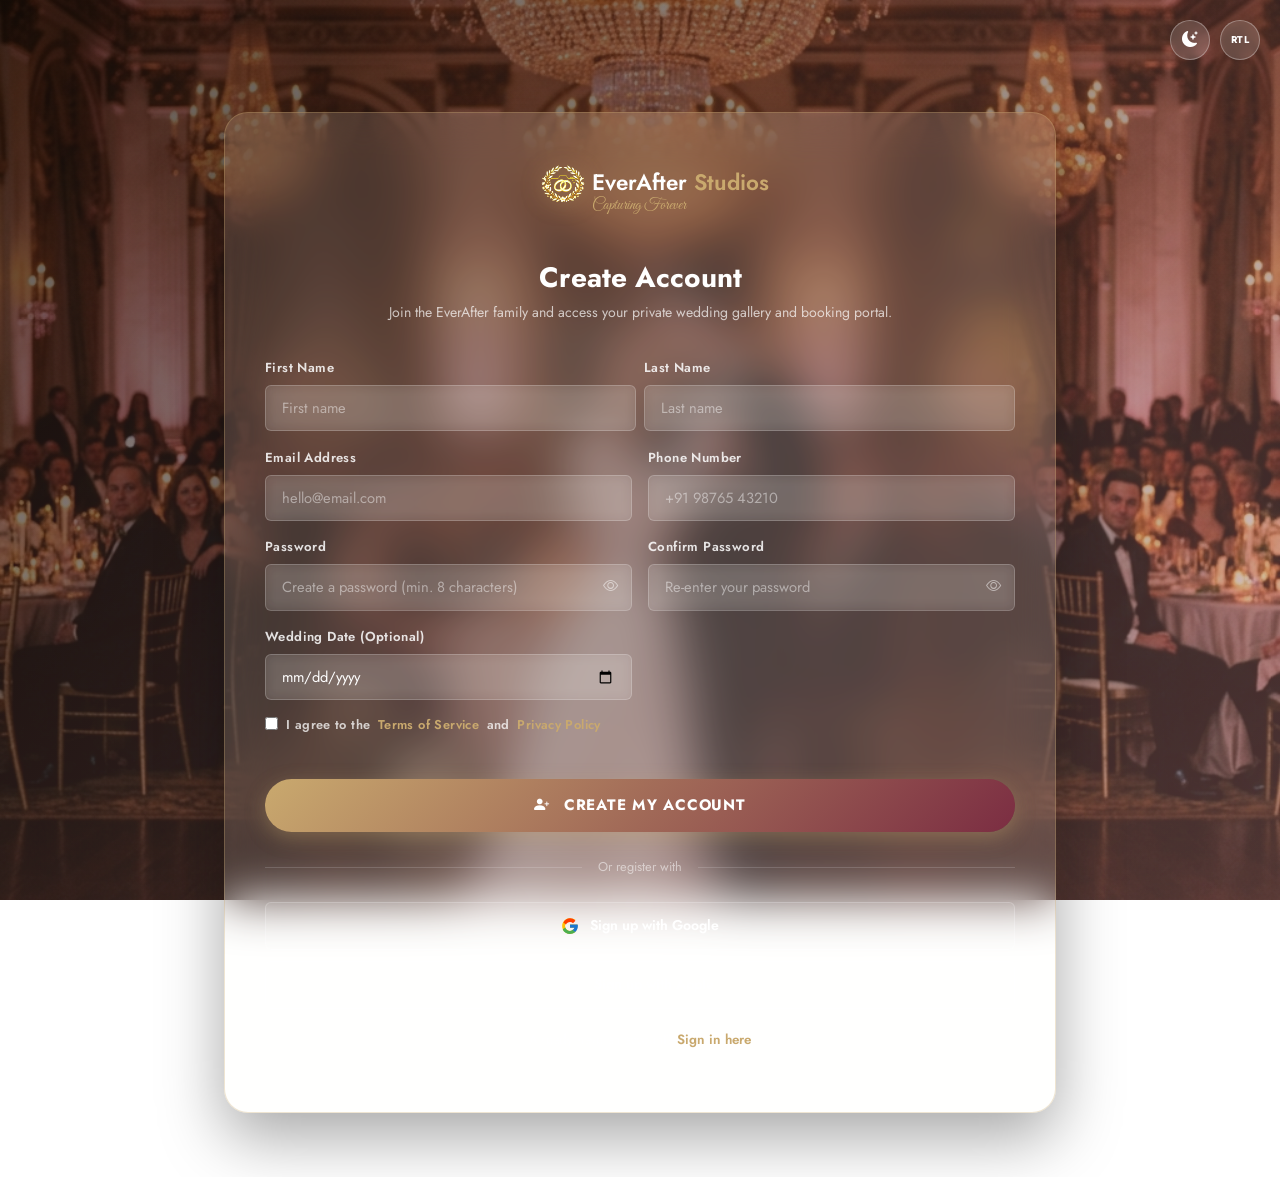
<file: signup.html>
<!DOCTYPE html>
<html lang="en" dir="ltr" data-theme="light">
<head>
  <meta charset="UTF-8" />
  <meta name="viewport" content="width=device-width, initial-scale=1.0" />
  <link rel="icon" type="image/png" href="assets/images/logo.png" />
  <title>Sign Up — EverAfter Studios | Create Your Client Account</title>
  <meta name="description" content="Create your EverAfter Studios client account to access your private wedding gallery, booking management, and exclusive content." />
  <link rel="stylesheet" href="https://cdn.jsdelivr.net/npm/bootstrap@5.3.3/dist/css/bootstrap.min.css" />
  <link rel="stylesheet" href="https://cdn.jsdelivr.net/npm/bootstrap-icons@1.11.3/font/bootstrap-icons.min.css" />
  <link rel="stylesheet" href="assets/css/style.css" />
  <style>
    body { margin: 0; }
    .auth-page { padding: 2rem 0; }
    .auth-container { max-width: 520px; }
  </style>
</head>
<body>

<!-- Top-right controls -->
<div class="auth-controls">
  <button class="auth-toggle-btn theme-toggle-btn" aria-label="Toggle theme"><i class="bi bi-moon-stars-fill theme-icon"></i></button>
  <button class="auth-toggle-btn rtl-toggle-btn" aria-label="Toggle RTL"><span class="rtl-icon" aria-hidden="true">RTL</span></button>
</div>

<!-- Background -->
<img src="assets/images/signup-bg.jpg" alt="" class="auth-bg" onerror="this.style.display='none'" />
<div class="auth-overlay" style="background:linear-gradient(135deg, rgba(20,12,8,0.7), rgba(192,128,128,0.4))"></div>

<!-- Auth Page -->
<div class="auth-page">
  <div class="auth-container">
    <div class="auth-card">
      <!-- Logo -->
      <div class="auth-logo">
        <a class="auth-logo-link" href="index.html" aria-label="EverAfter Studios home">
          <img src="assets/images/logo.png" alt="EverAfter Studios" onerror="this.style.display='none'" />
          <span class="auth-brand-text"><span class="auth-brand">EverAfter <span>Studios</span></span><span class="auth-script">Capturing Forever</span></span>
        </a>
      </div>

      <h1 class="auth-title">Create Account</h1>
      <p class="auth-subtitle">Join the EverAfter family and access your private wedding gallery and booking portal.</p>

      <!-- Signup Form -->
      <form class="auth-form" data-demo="true" id="signupForm">
        <div class="row g-2">
          <div class="col-6 form-group">
            <label for="signupFirstName">First Name</label>
            <input type="text" class="form-control" id="signupFirstName" placeholder="First name" required autocomplete="given-name" />
          </div>
          <div class="col-6 form-group">
            <label for="signupLastName">Last Name</label>
            <input type="text" class="form-control" id="signupLastName" placeholder="Last name" required autocomplete="family-name" />
          </div>
        </div>
        <div class="form-group">
          <label for="signupEmail">Email Address</label>
          <input type="email" class="form-control" id="signupEmail" placeholder="hello@email.com" required autocomplete="email" />
        </div>
        <div class="form-group">
          <label for="signupPhone">Phone Number</label>
          <input type="tel" class="form-control" id="signupPhone" placeholder="+91 98765 43210" autocomplete="tel" />
        </div>
        <div class="form-group">
          <label for="signupPassword">Password</label>
          <div class="password-toggle">
            <input type="password" class="form-control" id="signupPassword" placeholder="Create a password (min. 8 characters)" required autocomplete="new-password" />
            <i class="bi bi-eye toggle-eye" role="button" aria-label="Show password"></i>
          </div>
        </div>
        <div class="form-group">
          <label for="signupConfirmPwd">Confirm Password</label>
          <div class="password-toggle">
            <input type="password" class="form-control" id="signupConfirmPwd" placeholder="Re-enter your password" required autocomplete="new-password" />
            <i class="bi bi-eye toggle-eye" role="button" aria-label="Show password"></i>
          </div>
        </div>
        <div class="form-group">
          <label for="signupWeddingDate">Wedding Date (Optional)</label>
          <input type="date" class="form-control" id="signupWeddingDate" />
        </div>
        <div class="form-group mb-3">
          <label style="display:flex;align-items:flex-start;gap:0.5rem;cursor:pointer;color:rgba(255,255,255,0.75);font-size:0.8rem;line-height:1.5">
            <input type="checkbox" required style="accent-color:var(--clr-primary);margin-top:2px" />
            <span>I agree to the <a href="#" style="color:var(--clr-primary);margin:0 0.2rem">Terms of Service</a> and <a href="#" style="color:var(--clr-primary);margin-left:0.2rem">Privacy Policy</a></span>
          </label>
        </div>
        <button type="submit" class="auth-submit-btn"><i class="bi bi-person-plus-fill me-2"></i> Create My Account</button>
      </form>

      <!-- Divider -->
      <div class="auth-divider"><span>Or register with</span></div>

      <!-- Social Signup -->
      <button class="social-login-btn google-btn">
        <svg width="18" height="18" viewBox="0 0 48 48" fill="none" xmlns="http://www.w3.org/2000/svg">
          <path d="M44.5 20H24v8.5h11.8C34.7 33.9 29.8 37 24 37c-7.2 0-13-5.8-13-13s5.8-13 13-13c3.1 0 5.9 1.1 8.1 2.9l6.4-6.4C34.6 5.1 29.6 3 24 3 12.4 3 3 12.4 3 24s9.4 21 21 21c10.5 0 20-7.7 20-21 0-1.4-.1-2.7-.5-4z" fill="#FFC107"/>
          <path d="M6.3 14.7l7 5.1C15.1 16.3 19.2 13.5 24 13.5c3.1 0 5.9 1.1 8.1 2.9l6.4-6.4C34.6 5.1 29.6 3 24 3 16.3 3 9.7 7.8 6.3 14.7z" fill="#FF3D00"/>
          <path d="M24 45c5.5 0 10.5-1.9 14.4-5.2l-6.7-5.5C29.5 36.2 26.9 37 24 37c-5.8 0-10.7-3.9-12.5-9.3l-7 5.4C8.2 40.8 15.5 45 24 45z" fill="#4CAF50"/>
          <path d="M44.5 20H24v8.5h11.8c-0.8 2.5-2.5 4.5-4.8 5.9l6.7 5.5C41.5 36.6 45 31.2 45 24c0-1.4-.1-2.7-.5-4z" fill="#1976D2"/>
        </svg>
        Sign up with Google
      </button>

      <button class="social-login-btn apple-btn">
        <svg width="18" height="18" viewBox="0 0 24 24" fill="currentColor" xmlns="http://www.w3.org/2000/svg">
          <path d="M18.71 19.5c-.83 1.24-1.71 2.45-3.05 2.47-1.34.03-1.77-.79-3.29-.79-1.53 0-2 .77-3.27.82-1.31.05-2.3-1.32-3.14-2.53C4.25 17 2.94 12.45 4.7 9.39c.87-1.52 2.43-2.48 4.12-2.51 1.28-.02 2.5.87 3.29.87.78 0 2.26-1.07 3.8-.91.65.03 2.47.26 3.64 1.98-.09.06-2.17 1.28-2.15 3.81.03 3.02 2.65 4.03 2.68 4.04-.03.07-.42 1.44-1.38 2.83M13 3.5c.73-.83 1.94-1.46 2.94-1.5.13 1.17-.34 2.35-1.04 3.19-.69.85-1.83 1.51-2.95 1.42-.15-1.15.41-2.35 1.05-3.11"/>
        </svg>
        Sign up with Apple
      </button>

      <p class="auth-footer-text">
        Already have an account? <a href="login.html">Sign in here</a>
      </p>
    </div>
  </div>
</div>

<script src="https://cdn.jsdelivr.net/npm/bootstrap@5.3.3/dist/js/bootstrap.bundle.min.js"></script>
<script src="assets/js/main.js"></script>
</body>
</html>
</file>
<file: assets/css/style.css>
/* ============================================================
   EverAfter Studios — Global Stylesheet
   Version: 1.0
   Fonts: Cormorant Garamond, Jost, Great Vibes (Google Fonts)
   ============================================================ */

/* ─── Google Fonts ─────────────────────────────────────────── */
@import url('https://fonts.googleapis.com/css2?family=Cormorant+Garamond:ital,wght@0,300;0,400;0,500;0,600;0,700;1,400;1,500&family=Great+Vibes&family=Jost:wght@300;400;500;600;700&display=swap');

/* ─── CSS Custom Properties — Light Theme ──────────────────── */
:root {
  --clr-bg: #FFFFFF;
  --clr-surface: #F8F4EE;
  --clr-surface-2: #F1E9DC;
  --clr-primary: #C9A96E;
  --clr-primary-dk: #A8894E;
  --clr-accent: #7B2D42;
  --clr-accent-lt: #9E3D57;
  --clr-rose: #C08080;
  --clr-text: #2C2420;
  --clr-text-2: #4A3B32;
  --clr-muted: #4E3F32;
  --clr-border: #E8DCC8;
  --clr-white: #FFFFFF;
  --clr-card-bg: #FFFFFF;
  --clr-input-bg: #FFFFFF;
  --clr-navbar-bg: rgba(253, 250, 246, 0.96);
  --clr-footer-bg: #1E1612;
  --clr-footer-text: #D4C4B0;
  --clr-overlay: rgba(28, 20, 14, 0.55);
  --clr-shadow: rgba(44, 36, 32, 0.12);
  --btn-primary-bg: linear-gradient(135deg, var(--clr-primary), var(--clr-accent));
  --btn-primary-bg-hover: linear-gradient(135deg, var(--clr-accent), var(--clr-primary));
  --btn-primary-shadow: 0 6px 20px rgba(201, 169, 110, 0.35);
  --btn-primary-shadow-hover: 0 10px 28px rgba(201, 169, 110, 0.45);

  --font-heading: 'Cormorant Garamond', Georgia, serif;
  --font-body: 'Jost', sans-serif;
  --font-script: 'Great Vibes', cursive;

  --radius-sm: 6px;
  --radius-md: 12px;
  --radius-lg: 24px;
  --radius-xl: 48px;

  --transition: all 0.35s cubic-bezier(0.4, 0, 0.2, 1);
  --shadow-sm: 0 2px 12px var(--clr-shadow);
  --shadow-md: 0 6px 28px var(--clr-shadow);
  --shadow-lg: 0 16px 48px var(--clr-shadow);

  --nav-height: 82px;
}

/* ─── Dark Theme Overrides ──────────────────────────────────── */
[data-theme="dark"] {
  --clr-bg: #14100D;
  --clr-surface: #1E1814;
  --clr-surface-2: #261F19;
  --clr-primary: #D4B483;
  --clr-primary-dk: #C9A96E;
  --clr-accent: #A03D58;
  --clr-accent-lt: #BC4E6A;
  --clr-rose: #C08080;
  --clr-text: #F0E8DC;
  --clr-text-2: #C8B8A8;
  --clr-muted: #9A8A7A;
  --clr-border: #3A2E26;
  --clr-card-bg: #221C17;
  --clr-input-bg: #1E1814;
  --clr-navbar-bg: rgba(20, 16, 13, 0.97);
  --clr-shadow: rgba(0, 0, 0, 0.35);
}

/* ─── Base Reset ────────────────────────────────────────────── */
*,
*::before,
*::after {
  box-sizing: border-box;
  margin: 0;
  padding: 0;
}

html {
  scroll-behavior: smooth;
  overflow-x: hidden;
}

body {
  font-family: var(--font-body);
  background-color: var(--clr-bg);
  color: var(--clr-text);
  line-height: 1.7;
  overflow-x: hidden;
  transition: background-color 0.4s ease, color 0.4s ease;
}

body {
  padding-top: var(--nav-height);
}

@supports (selector(:has(*))) {
  body:not(:has(.everafter-navbar)) {
    padding-top: 0;
  }
}

img {
  max-width: 100%;
  height: auto;
  display: block;
}

a {
  color: inherit;
  text-decoration: none;
  transition: var(--transition);
}

ul {
  list-style: none;
  padding: 0;
  margin: 0;
}

/* ─── Typography ────────────────────────────────────────────── */
h1,
h2,
h3,
h4,
h5,
h6 {
  font-family: var(--font-body);
  font-weight: 600;
  line-height: 1.2;
  color: var(--clr-text);
}

.script-font {
  font-family: var(--font-script);
  color: var(--clr-primary);
  font-size: 1.6rem;
  font-weight: 400;
  line-height: 1.3;
}

.section-label {
  font-family: var(--font-script);
  font-size: 1.5rem;
  color: var(--clr-primary);
  display: block;
  margin-bottom: 0.25rem;
}

.section-title {
  font-family: var(--font-heading);
  font-size: clamp(2rem, 4vw, 3rem);
  font-weight: 600;
  color: var(--clr-text);
  margin-bottom: 1rem;
}

.section-subtitle {
  font-size: 1.05rem;
  font-weight: 450;
  color: var(--clr-muted);
  max-width: 580px;
  margin: 0 auto 2.2rem;
  line-height: 1.65;
}

/* ─── Section Spacing ───────────────────────────────────────── */
.section-pad {
  padding: 90px 0;
  background-color: var(--clr-bg);
}

.section-pad-sm {
  padding: 60px 0;
  background-color: var(--clr-bg);
}

.section-pad .row,
.section-pad-sm .row {
  padding-top: 0.35rem;
  padding-bottom: 0.35rem;
}

.bg-surface {
  background-color: var(--clr-surface);
}

.bg-surface-2 {
  background-color: var(--clr-surface-2);
}

/* ─── Divider ───────────────────────────────────────────────── */
.gold-divider {
  width: 60px;
  height: 2px;
  background: linear-gradient(90deg, transparent, var(--clr-primary), transparent);
  margin: 0.75rem auto 1.25rem;
}

/* ═══════════════════════════════════════════════════════════════
   NAVBAR
═══════════════════════════════════════════════════════════════ */
.everafter-navbar {
  position: fixed;
  top: 0;
  left: 0;
  right: 0;
  z-index: 1050;
  width: 100%;
  background: var(--clr-navbar-bg);
  backdrop-filter: blur(14px);
  -webkit-backdrop-filter: blur(14px);
  border-bottom: 1px solid var(--clr-border);
  height: var(--nav-height);
  transition: background 0.3s ease, box-shadow 0.3s ease;
}

.everafter-navbar.scrolled {
  box-shadow: 0 4px 24px var(--clr-shadow);
}

.navbar-brand {
  display: flex;
  align-items: center;
  gap: 0;
}

.navbar-brand .brand-logo {
  height: 68px;
  width: auto;
  object-fit: contain;
  margin-right: -18px;
  filter: saturate(1.4) contrast(1.3) brightness(1.12) drop-shadow(0 2px 8px rgba(201, 169, 110, 0.5)) drop-shadow(0 1px 3px rgba(44, 36, 32, 0.3));
  image-rendering: -webkit-optimize-contrast;
  transition: var(--transition);
}

[data-theme="dark"] .navbar-brand .brand-logo {
  filter: saturate(1.45) contrast(1.35) brightness(1.22) drop-shadow(0 0 12px rgba(212, 180, 131, 0.65)) drop-shadow(0 2px 4px rgba(0, 0, 0, 0.7));
}

.navbar-brand .brand-text {
  display: flex;
  flex-direction: column;
  justify-content: center;
  line-height: 1.1;
  margin-left: -4px;
  padding-left: 0;
}

.navbar-brand .brand-name {
  font-family: var(--font-body);
  font-size: 1.35rem;
  font-weight: 600;
  color: var(--clr-text);
  letter-spacing: 0.02em;
  white-space: nowrap;
}

.navbar-brand .brand-name span {
  color: var(--clr-primary);
}

.navbar-brand .brand-tagline {
  font-family: var(--font-script);
  font-size: 0.88rem;
  color: var(--clr-primary);
  line-height: 1;
  margin-top: 2px;
  white-space: nowrap;
}

/* Nav links */
.nav-link {
  font-family: var(--font-body);
  font-size: 0.88rem;
  font-weight: 500;
  color: var(--clr-text-2) !important;
  letter-spacing: 0.04em;
  text-transform: uppercase;
  padding: 0.4rem 0.85rem !important;
  position: relative;
  transition: var(--transition);
}

.nav-link:not(.dropdown-toggle)::after {
  content: '';
  position: absolute;
  bottom: -2px;
  left: 50%;
  transform: translateX(-50%);
  width: 0;
  height: 2px;
  background: var(--clr-primary);
  transition: width 0.3s ease;
}

.nav-link:not(.dropdown-toggle):hover::after,
.nav-link:not(.dropdown-toggle).active::after {
  width: 60%;
}

.nav-link.dropdown-toggle::after {
  content: "" !important;
  display: inline-block;
  width: 0;
  height: 0;
  margin-left: 0.35rem;
  vertical-align: middle;
  border-top: 4px solid;
  border-right: 4px solid transparent;
  border-left: 4px solid transparent;
  border-bottom: 0;
  transition: transform 0.2s ease;
}

.nav-link.dropdown-toggle.show::after {
  transform: rotate(180deg);
}

.nav-link:hover,
.nav-link.active {
  color: var(--clr-primary) !important;
}

.navbar .dropdown-menu {
  min-width: 180px;
  margin-top: 0.75rem;
  padding: 0.45rem;
  background: var(--clr-card-bg);
  border: 1px solid var(--clr-border);
  border-radius: var(--radius-sm);
  box-shadow: var(--shadow-md);
}

.navbar .dropdown-item {
  color: var(--clr-text-2);
  font-size: 0.88rem;
  font-weight: 500;
  letter-spacing: 0.02em;
  border-radius: var(--radius-sm);
  padding: 0.6rem 0.8rem;
  transition: var(--transition);
}

.navbar .dropdown-item:hover,
.navbar .dropdown-item:focus {
  color: var(--clr-primary);
  background: var(--clr-surface);
}

.navbar .dropdown-item.active,
.navbar .dropdown-item:active {
  color: var(--clr-primary);
  background: var(--clr-surface-2);
}

/* Login button */
.btn-nav-login {
  background: var(--btn-primary-bg);
  color: var(--clr-white) !important;
  border-radius: var(--radius-xl);
  padding: 0.42rem 1.4rem !important;
  font-size: 0.85rem;
  font-weight: 600;
  letter-spacing: 0.05em;
  border: none;
  transition: var(--transition);
  box-shadow: var(--btn-primary-shadow);
}

.btn-nav-login:hover {
  background: var(--btn-primary-bg-hover);
  color: var(--clr-white) !important;
  transform: translateY(-2px);
  box-shadow: var(--btn-primary-shadow-hover);
}

.btn-nav-login::after {
  display: none !important;
}

/* Theme / RTL toggle buttons */
.nav-toggle-btn {
  background: none;
  border: 1.5px solid var(--clr-border);
  border-radius: 50%;
  width: 36px;
  height: 36px;
  display: flex;
  align-items: center;
  justify-content: center;
  color: var(--clr-text);
  cursor: pointer;
  transition: var(--transition);
  font-size: 1rem;
}

.nav-toggle-btn:hover {
  background: var(--clr-primary);
  border-color: var(--clr-primary);
  color: var(--clr-white);
}

.rtl-icon {
  font-family: var(--font-body);
  font-size: 0.62rem;
  font-weight: 700;
  letter-spacing: 0.03em;
  line-height: 1;
}

/* Hamburger */
.navbar-toggler {
  border: 1.5px solid var(--clr-border) !important;
  border-radius: var(--radius-sm) !important;
  padding: 0.3rem 0.55rem !important;
  color: var(--clr-text) !important;
  background: transparent !important;
  transition: var(--transition);
}

.navbar-toggler:focus {
  box-shadow: none !important;
}

.navbar-toggler-icon {
  background-image: url("data:image/svg+xml,%3Csvg xmlns='http://www.w3.org/2000/svg' viewBox='0 0 30 30'%3E%3Cpath stroke='%23C9A96E' stroke-width='2.5' d='M4 7h22M4 15h22M4 23h22'/%3E%3C/svg%3E") !important;
}

/* Offcanvas mobile menu: Full Screen Overlay */
@media (max-width: 1199px) {
  .offcanvas {
    position: fixed !important;
    top: 0 !important;
    left: 0 !important;
    width: 100% !important;
    max-width: 100% !important;
    height: 100vh !important;
    max-height: 100vh !important;
    border-radius: 0 !important;
    border: none !important;
    box-shadow: none !important;
    opacity: 0 !important;
    visibility: hidden !important;
    transform: translateX(100%) !important;
    transition: transform 0.4s cubic-bezier(0.16, 1, 0.3, 1),
      opacity 0.4s ease,
      visibility 0.4s ease !important;
    background: var(--clr-surface) !important;
    z-index: 2000 !important;
  }

  .offcanvas.show,
  .offcanvas.showing {
    transform: translateX(0) !important;
    opacity: 1 !important;
    visibility: visible !important;
  }

  .offcanvas.hiding {
    transform: translateX(100%) !important;
    opacity: 0 !important;
    visibility: hidden !important;
  }

  .offcanvas-header {
    position: relative !important;
    padding-right: 4.5rem !important;
  }

  [dir="rtl"] .offcanvas-header {
    padding-right: 1.5rem !important;
    padding-left: 4.5rem !important;
  }

  /* Premium close button for offcanvas */
  .offcanvas .btn-close {
    background: none !important;
    opacity: 1 !important;
    color: var(--clr-muted) !important;
    font-size: 1.25rem !important;
    position: absolute !important;
    top: 50% !important;
    transform: translateY(-50%) !important;
    right: 1.5rem !important;
    width: 36px;
    height: 36px;
    display: flex;
    align-items: center;
    justify-content: center;
    border: 1px solid var(--clr-border) !important;
    border-radius: 50% !important;
    transition: var(--transition);
    padding: 0 !important;
    margin: 0 !important;
  }

  [dir="rtl"] .offcanvas .btn-close {
    right: auto !important;
    left: 1.5rem !important;
  }

  .offcanvas .btn-close::before {
    content: '\F62A';
    /* Bootstrap Icon unicode for bi-x */
    font-family: 'bootstrap-icons' !important;
    display: block;
  }

  .offcanvas .btn-close:hover {
    color: var(--clr-primary) !important;
    border-color: var(--clr-primary) !important;
    background-color: var(--clr-surface-2) !important;
    transform: translateY(-50%) rotate(90deg) !important;
  }

  /* RTL specific alignments inside offcanvas */
  [dir="rtl"] .offcanvas .nav-link,
  [dir="rtl"] .offcanvas .dropdown-item {
    text-align: right !important;
  }
}

.offcanvas-header {
  border-bottom: 1px solid var(--clr-border);
  padding: 1.2rem 1.5rem;
}

.offcanvas .nav-link {
  font-size: 1rem !important;
  padding: 0.75rem 1.5rem !important;
  border-bottom: 1px solid var(--clr-border);
}

.offcanvas .nav-link::after {
  display: none;
}

.offcanvas .nav-link.dropdown-toggle::after {
  display: inline-block;
  margin-left: auto;
  margin-right: 0;
  vertical-align: middle;
}

[dir="rtl"] .offcanvas .nav-link.dropdown-toggle::after {
  margin-right: auto !important;
  margin-left: 0 !important;
}

.offcanvas .nav-link.active {
  background: var(--clr-surface-2);
}

.offcanvas .dropdown-toggle {
  display: flex;
  align-items: center;
}

.offcanvas .dropdown-menu {
  position: static !important;
  transform: none !important;
  width: 100%;
  margin: 0;
  padding: 0.45rem 1rem 0.65rem 1.5rem;
  border: 0;
  border-bottom: 1px solid var(--clr-border);
  border-radius: 0;
  background: var(--clr-surface);
  box-shadow: none;
}

[dir="rtl"] .offcanvas .dropdown-menu {
  padding: 0.45rem 1.5rem 0.65rem 1rem !important;
}

.offcanvas .mobile-home-menu {
  border-left: 3px solid var(--clr-primary);
}

[dir="rtl"] .offcanvas .mobile-home-menu {
  border-left: none !important;
  border-right: 3px solid var(--clr-primary) !important;
}

.offcanvas .dropdown-item {
  color: var(--clr-text-2);
  font-size: 0.95rem;
  font-weight: 500;
  padding: 0.62rem 0.85rem;
  border-radius: var(--radius-sm);
  transition: var(--transition);
}

.offcanvas .dropdown-item:hover,
.offcanvas .dropdown-item:focus {
  color: var(--clr-primary);
  background: var(--clr-bg);
}

.offcanvas .dropdown-item.active,
.offcanvas .dropdown-item:active {
  color: var(--clr-primary);
  background: var(--clr-surface-2);
}

.mobile-toggles {
  padding: 1.2rem 1.5rem;
  display: flex;
  align-items: center;
  gap: 0.75rem;
  border-top: 1px solid var(--clr-border);
  margin-top: auto;
}

/* Home 1 Hero RTL Alignment */
[dir="rtl"] .hero-banner .row {
  justify-content: flex-end;
}

[dir="rtl"] .hero-banner .banner-content {
  text-align: right;
}

[dir="rtl"] .hero-banner .banner-card {
  margin-left: 0;
  margin-right: auto;
}

[dir="rtl"] .hero-banner .banner-desc {
  margin-left: auto;
  margin-right: 0;
  text-align: right;
}

/* ═══════════════════════════════════════════════════════════════
   HERO / BANNER
═══════════════════════════════════════════════════════════════ */
.page-banner {
  position: relative;
  width: 100%;
  min-height: 480px;
  display: flex;
  align-items: center;
  justify-content: center;
  overflow: hidden;
  background: var(--clr-surface);
  text-align: center;
}

.hero-banner {
  min-height: clamp(560px, 72vh, 680px);
}

.hero-banner .banner-content {
  text-align: left;
}

.hero-banner .banner-desc {
  margin-left: 0;
  margin-right: auto;
}

.banner-img {
  position: absolute;
  inset: 0;
  width: 100%;
  height: 100%;
  object-fit: cover;
  object-position: center;
  z-index: 0;
  transform: scale(1.04);
  transition: transform 8s ease, filter 8s ease;
}


.page-banner:hover .banner-img {
  transform: scale(1);
}

.banner-overlay {
  position: absolute;
  inset: 0;
  background: linear-gradient(135deg,
      rgba(20, 12, 8, 0.72) 0%,
      rgba(44, 36, 32, 0.4) 60%,
      rgba(123, 45, 66, 0.25) 100%);
  z-index: 1;
}

.banner-content {
  position: relative;
  z-index: 2;
  width: 100%;
  padding: 80px 0;
}

/* Glassmorphism Card for Banner Content Overlay */
.banner-card {
  background: rgba(18, 12, 10, 0.45);
  backdrop-filter: blur(12px) saturate(110%);
  -webkit-backdrop-filter: blur(12px) saturate(110%);
  border: 1px solid rgba(255, 255, 255, 0.12);
  border-radius: 20px;
  padding: 40px;
  box-shadow: 0 12px 40px rgba(0, 0, 0, 0.35);
  transition: transform 0.3s ease, border-color 0.3s ease;
}

.banner-card:hover {
  border-color: rgba(201, 169, 110, 0.35);
}

.banner-card *:last-child {
  margin-bottom: 0;
}

.hero-banner .banner-card {
  padding: 48px;
  max-width: 640px;
}

.page-banner:not(.hero-banner) .banner-card {
  max-width: 760px;
  margin: 0 auto;
  padding: 32px 40px;
}

[data-theme="dark"] .banner-card {
  background: rgba(10, 8, 8, 0.6);
  border-color: rgba(255, 255, 255, 0.08);
}


.banner-tag {
  display: inline-block;
  font-family: var(--font-script);
  font-size: 1.6rem;
  color: var(--clr-primary);
  margin-bottom: 0.5rem;
}

.banner-title {
  font-family: var(--font-heading);
  font-size: clamp(2.4rem, 5vw, 4.2rem);
  font-weight: 700;
  color: var(--clr-white);
  line-height: 1.15;
  margin-bottom: 1.25rem;
  text-shadow: 0 2px 16px rgba(0, 0, 0, 0.3);
}

.banner-desc {
  font-size: 1.05rem;
  color: rgba(255, 255, 255, 0.85);
  max-width: 540px;
  margin: 0 auto 2rem;
}

.breadcrumb-custom {
  display: flex;
  align-items: center;
  justify-content: center;
  gap: 0.5rem;
  font-size: 0.85rem;
  color: rgba(255, 255, 255, 0.75);
  margin-bottom: 1rem;
}

.breadcrumb-custom a {
  color: var(--clr-primary);
}

.breadcrumb-custom span {
  color: rgba(255, 255, 255, 0.5);
}

/* ═══════════════════════════════════════════════════════════════
   BUTTONS
═══════════════════════════════════════════════════════════════ */
.btn-primary-ea {
  display: inline-flex;
  align-items: center;
  gap: 0.5rem;
  padding: 0.75rem 2rem;
  background: var(--btn-primary-bg);
  color: var(--clr-white);
  border: none;
  border-radius: var(--radius-xl);
  font-size: 0.9rem;
  font-weight: 600;
  letter-spacing: 0.05em;
  text-transform: uppercase;
  cursor: pointer;
  transition: var(--transition);
  box-shadow: var(--btn-primary-shadow);
  text-decoration: none;
}

.btn-primary-ea:hover {
  transform: translateY(-3px);
  box-shadow: var(--btn-primary-shadow-hover);
  color: var(--clr-white);
  background: var(--btn-primary-bg-hover);
}

.btn-outline-ea {
  display: inline-flex;
  align-items: center;
  gap: 0.5rem;
  padding: 0.75rem 2rem;
  background: transparent;
  color: var(--clr-white);
  border: 2px solid rgba(255, 255, 255, 0.7);
  border-radius: var(--radius-xl);
  font-size: 0.9rem;
  font-weight: 600;
  letter-spacing: 0.05em;
  text-transform: uppercase;
  cursor: pointer;
  transition: var(--transition);
}

.btn-outline-ea:hover {
  background: var(--clr-white);
  color: var(--clr-accent);
  border-color: var(--clr-white);
  transform: translateY(-3px);
}

.btn-outline-gold {
  display: inline-flex;
  align-items: center;
  gap: 0.5rem;
  padding: 0.7rem 1.8rem;
  background: transparent;
  color: var(--clr-primary);
  border: 2px solid var(--clr-primary);
  border-radius: var(--radius-xl);
  font-size: 0.88rem;
  font-weight: 600;
  letter-spacing: 0.05em;
  text-transform: uppercase;
  cursor: pointer;
  transition: var(--transition);
}

.btn-outline-gold:hover {
  background: var(--clr-primary);
  color: var(--clr-white);
  transform: translateY(-2px);
  box-shadow: 0 6px 20px rgba(201, 169, 110, 0.3);
}

.btn-accent-ea {
  display: inline-flex;
  align-items: center;
  gap: 0.5rem;
  padding: 0.75rem 2rem;
  background: var(--btn-primary-bg);
  color: var(--clr-white);
  border: none;
  border-radius: var(--radius-xl);
  font-size: 0.9rem;
  font-weight: 600;
  letter-spacing: 0.05em;
  text-transform: uppercase;
  cursor: pointer;
  transition: var(--transition);
  box-shadow: var(--btn-primary-shadow);
  text-decoration: none;
}

.btn-accent-ea:hover {
  transform: translateY(-3px);
  background: var(--btn-primary-bg-hover);
  box-shadow: var(--btn-primary-shadow-hover);
  color: var(--clr-white);
}

/* ═══════════════════════════════════════════════════════════════
   EQUAL-HEIGHT CARD SYSTEM
═══════════════════════════════════════════════════════════════ */
.card-equal-height {
  display: flex;
  flex-direction: column;
  height: 100%;
  background: var(--clr-card-bg);
  border: 1px solid var(--clr-border);
  border-radius: var(--radius-md);
  overflow: hidden;
  transition: var(--transition);
  box-shadow: var(--shadow-sm);
}

.card-equal-height:hover {
  transform: translateY(-6px);
  box-shadow: var(--shadow-lg);
  border-color: var(--clr-primary);
}

.card-img-fixed {
  width: 100%;
  height: 240px;
  object-fit: cover;
  display: block;
  transition: transform 0.6s ease;
}

.card-equal-height:hover .card-img-fixed {
  transform: scale(1.06);
}

.card-img-wrapper {
  overflow: hidden;
  flex-shrink: 0;
}

.card-body-ea {
  padding: 1.5rem;
  display: flex;
  flex-direction: column;
  flex: 1;
}

.card-title-ea {
  font-family: var(--font-body);
  font-size: 1.3rem;
  font-weight: 600;
  color: var(--clr-text);
  margin-bottom: 0.6rem;
  line-height: 1.3;
  min-height: 2.6rem;
}

@media (min-width: 992px) {
  .portfolio-three-line-text span {
    display: block;
  }

  .portfolio-story-text span {
    display: block;
  }

  .step-four-line-text span {
    display: block;
  }

  .editing-step-text span {
    display: block;
  }

  .desktop-break {
    display: block;
  }
}

@media (min-width: 1200px) {
  .five-line-desktop-text span {
    display: block;
  }

  .portfolio-story-title {
    white-space: nowrap;
    min-height: 2.6rem;
  }

  .portfolio-story-title .desktop-break {
    display: none;
  }
}

@media (max-width: 991px) {
  .desktop-break {
    display: none;
  }
}

.tablet-break {
  display: none;
}

.speeches-tablet-line,
.speeches-desktop-line {
  display: none;
}

@media (min-width: 768px) and (max-width: 991px) {
  .tablet-break {
    display: block;
  }

  .speeches-feature-text .speeches-mobile-text,
  .speeches-feature-text .speeches-desktop-line {
    display: none;
  }

  .speeches-feature-text .speeches-tablet-line {
    display: block;
  }

  .reception-video-text span {
    display: block;
  }

  .portfolio-story-text span {
    display: block;
  }
}

@media (min-width: 992px) {

  .speeches-feature-text .speeches-mobile-text,
  .speeches-feature-text .speeches-tablet-line {
    display: none;
  }

  .speeches-feature-text .speeches-desktop-line {
    display: block;
  }

  .reception-video-text span {
    display: block;
  }
}

.card-text-ea {
  font-size: 0.9rem;
  color: var(--clr-muted);
  line-height: 1.7;
  flex: 1;
  margin-bottom: 1.2rem;
}

.portfolio-story-title {
  min-height: calc(1.3rem * 1.3 * 2);
}

.beach-line-tablet,
.beach-line-desktop {
  display: none;
}

@media (min-width: 992px) and (max-width: 1199px) {

  .beachside-story-text .beach-line-mobile,
  .beachside-story-text .beach-line-desktop {
    display: none;
  }

  .beachside-story-text .beach-line-tablet {
    display: block;
  }
}

@media (min-width: 1200px) {

  .beachside-story-text .beach-line-mobile,
  .beachside-story-text .beach-line-tablet {
    display: none;
  }

  .beachside-story-text .beach-line-desktop {
    display: block;
  }
}

@media (min-width: 992px) {
  .candid-card-text span {
    display: block;
  }
}

.card-footer-ea {
  margin-top: auto;
}

/* ═══════════════════════════════════════════════════════════════
   PACKAGE CARDS
═══════════════════════════════════════════════════════════════ */
.package-card {
  background: var(--clr-card-bg);
  border: 1.5px solid var(--clr-border);
  border-radius: var(--radius-md);
  padding: 3.75rem 2rem 2.25rem;
  text-align: center;
  height: 100%;
  display: flex;
  flex-direction: column;
  /* inset top bar via box-shadow — naturally clips to border-radius, no overflow:hidden needed */
  box-shadow: inset 0 5px 0 transparent,
    0 2px 14px rgba(44, 36, 32, 0.07);
  transition: transform 0.35s cubic-bezier(0.4, 0, 0.2, 1),
    box-shadow 0.35s cubic-bezier(0.4, 0, 0.2, 1),
    border-color 0.35s cubic-bezier(0.4, 0, 0.2, 1);
  position: relative;
}

/* Non-featured card hover */
.package-card:not(.featured):hover {
  transform: translateY(-8px);
  border-color: var(--clr-primary);
  box-shadow: inset 0 5px 0 var(--clr-primary),
    0 16px 44px rgba(201, 169, 110, 0.22);
}

/* Featured (Most Popular) card — always highlighted */
.package-card.featured {
  border-color: var(--clr-primary);
  border-width: 2px;
  background: linear-gradient(160deg, var(--clr-card-bg) 60%, rgba(201, 169, 110, 0.05) 100%);
  box-shadow: inset 0 5px 0 var(--clr-primary),
    0 8px 40px rgba(201, 169, 110, 0.22);
}

/* Featured card hover — deeper glow */
.package-card.featured:hover {
  transform: translateY(-10px);
  border-color: var(--clr-primary-dk);
  box-shadow: inset 0 5px 0 var(--clr-primary),
    0 22px 60px rgba(201, 169, 110, 0.38);
}

.package-card .btn-primary-ea,
.package-card .btn-outline-gold,
.package-card .btn-outline-ea {
  align-self: center;
  margin-left: auto;
  margin-right: auto;
  justify-content: center;
  text-align: center;
}

.package-badge {
  position: absolute;
  top: 1.1rem;
  right: 1.1rem;
  background: linear-gradient(135deg, var(--clr-accent), var(--clr-primary));
  color: var(--clr-white);
  font-size: 0.7rem;
  font-weight: 700;
  letter-spacing: 0.09em;
  text-transform: uppercase;
  padding: 0.28rem 0.75rem;
  border-radius: var(--radius-xl);
  box-shadow: 0 3px 12px rgba(123, 45, 66, 0.35);
  white-space: nowrap;
  z-index: 2;
}

.package-icon {
  width: 68px;
  height: 68px;
  border-radius: 50%;
  background: linear-gradient(135deg, var(--clr-primary), var(--clr-accent));
  display: flex;
  align-items: center;
  justify-content: center;
  margin: 0 auto 1.25rem;
  font-size: 1.6rem;
  color: var(--clr-white);
}

.package-name {
  font-family: var(--font-body);
  font-size: 1.5rem;
  font-weight: 600;
  color: var(--clr-text);
  margin-bottom: 0.5rem;
}

.package-price {
  font-family: var(--font-body);
  font-size: 2.4rem;
  font-weight: 700;
  color: var(--clr-primary);
  line-height: 1;
  margin-bottom: 0.25rem;
}

.package-price sup {
  font-size: 1.2rem;
}

.package-price span {
  font-size: 0.9rem;
  color: var(--clr-muted);
}

.package-desc {
  font-size: 0.88rem;
  color: var(--clr-muted);
  margin-bottom: 1.25rem;
  min-height: 2.25rem;
  line-height: 1.55;
}

.package-features {
  text-align: left;
  flex: 1;
  margin-bottom: 1.75rem;
}

.package-features li {
  font-size: 0.88rem;
  color: var(--clr-text-2);
  padding: 0.4rem 0;
  border-bottom: 1px dashed var(--clr-border);
  display: flex;
  align-items: center;
  gap: 0.5rem;
}

.package-features li i {
  color: var(--clr-primary);
  font-size: 0.9rem;
  flex-shrink: 0;
}

/* ═══════════════════════════════════════════════════════════════
   GALLERY / PORTFOLIO GRID
═══════════════════════════════════════════════════════════════ */
.gallery-grid {
  display: grid;
  grid-template-columns: repeat(3, 1fr);
  gap: 16px;
  padding-top: 0.5rem;
  padding-bottom: 0.5rem;
}

@media (max-width: 991px) {
  .gallery-grid {
    grid-template-columns: repeat(2, 1fr);
  }
}

@media (max-width: 575px) {
  .gallery-grid {
    grid-template-columns: 1fr;
  }
}

.gallery-item {
  position: relative;
  overflow: hidden;
  border-radius: var(--radius-md);
  background: var(--clr-surface-2);
  cursor: pointer;
}

.gallery-item img {
  width: 100%;
  height: 280px;
  object-fit: cover;
  transition: transform 0.6s ease;
}

.gallery-item:hover img {
  transform: scale(1.08);
}

.gallery-overlay {
  position: absolute;
  inset: 0;
  background: linear-gradient(180deg, rgba(0, 0, 0, 0) 15%, rgba(14, 10, 8, 0.65) 55%, rgba(14, 10, 8, 0.92) 100%);
  opacity: 0;
  transition: opacity 0.4s ease;
  display: flex;
  align-items: flex-end;
  padding: 1.25rem;
}

.gallery-item:hover .gallery-overlay {
  opacity: 1;
}

.gallery-overlay-content {
  color: var(--clr-white);
}

.gallery-overlay-content h5 {
  font-family: var(--font-body);
  font-size: 1.15rem;
  font-weight: 600;
  color: #FFFFFF;
  margin-bottom: 0.2rem;
  text-shadow: 0 2px 8px rgba(0, 0, 0, 0.85);
  letter-spacing: 0.01em;
}

.gallery-overlay-content small {
  color: rgba(255, 255, 255, 0.92);
  font-size: 0.85rem;
  font-weight: 500;
  display: block;
  text-shadow: 0 1px 4px rgba(0, 0, 0, 0.75);
  letter-spacing: 0.02em;
}

.gallery-zoom-btn {
  position: absolute;
  top: 50%;
  left: 50%;
  transform: translate(-50%, -50%) scale(0.6);
  width: 52px;
  height: 52px;
  background: var(--clr-primary);
  border-radius: 50%;
  display: flex;
  align-items: center;
  justify-content: center;
  color: var(--clr-white);
  font-size: 1.1rem;
  opacity: 0;
  transition: all 0.35s ease;
}

.gallery-item:hover .gallery-zoom-btn {
  opacity: 1;
  transform: translate(-50%, -50%) scale(1);
}

/* Filter buttons */
.filter-wrap {
  display: flex;
  flex-wrap: wrap;
  gap: 0.6rem;
  justify-content: center;
  margin-bottom: 2.5rem;
}

.filter-btn {
  padding: 0.45rem 1.2rem;
  border: 1.5px solid var(--clr-border);
  background: transparent;
  color: var(--clr-muted);
  border-radius: var(--radius-xl);
  font-size: 0.82rem;
  font-weight: 600;
  letter-spacing: 0.05em;
  text-transform: uppercase;
  cursor: pointer;
  transition: var(--transition);
}

.filter-btn:hover,
.filter-btn.active {
  background: var(--clr-primary);
  border-color: var(--clr-primary);
  color: var(--clr-white);
}

/* ═══════════════════════════════════════════════════════════════
   LIGHTBOX
═══════════════════════════════════════════════════════════════ */
.lightbox-overlay {
  position: fixed;
  inset: 0;
  background: rgba(0, 0, 0, 0.94);
  z-index: 9999;
  display: flex;
  align-items: center;
  justify-content: center;
  opacity: 0;
  visibility: hidden;
  transition: all 0.35s ease;
}

.lightbox-overlay.active {
  opacity: 1;
  visibility: visible;
}

.lightbox-inner {
  position: relative;
  max-width: 90vw;
  max-height: 90vh;
}

.lightbox-inner img {
  max-width: 90vw;
  max-height: 85vh;
  object-fit: contain;
  border-radius: var(--radius-sm);
}

.lightbox-close {
  position: absolute;
  top: -44px;
  right: 0;
  width: 36px;
  height: 36px;
  background: var(--clr-primary);
  border: none;
  border-radius: 50%;
  color: var(--clr-white);
  font-size: 1.1rem;
  cursor: pointer;
  display: flex;
  align-items: center;
  justify-content: center;
  transition: var(--transition);
}

.lightbox-close:hover {
  background: var(--clr-accent);
}

.lightbox-nav {
  position: absolute;
  top: 50%;
  transform: translateY(-50%);
  background: rgba(201, 169, 110, 0.85);
  border: none;
  color: var(--clr-white);
  width: 44px;
  height: 44px;
  border-radius: 50%;
  font-size: 1.1rem;
  cursor: pointer;
  display: flex;
  align-items: center;
  justify-content: center;
  transition: var(--transition);
}

.lightbox-nav:hover {
  background: var(--clr-primary);
}

.lightbox-prev {
  left: -56px;
}

.lightbox-next {
  right: -56px;
}

@media (max-width: 768px) {
  .lightbox-prev {
    left: 8px;
  }

  .lightbox-next {
    right: 8px;
  }
}

/* ═══════════════════════════════════════════════════════════════
   IMAGE REVEAL WRAP (used in split-sections e.g. Why EverAfter)
═══════════════════════════════════════════════════════════════ */
.img-reveal-wrap {
  position: relative;
  border-radius: var(--radius-lg);
  overflow: hidden;
  min-height: 560px;
  /* ← taller image height */
  box-shadow: var(--shadow-lg);
}

.img-reveal-wrap img {
  width: 100%;
  height: 100%;
  min-height: 560px;
  /* ← matches wrapper so it fills fully */
  object-fit: cover;
  object-position: center top;
  display: block;
  transition: transform 0.7s ease;
}

.img-reveal-wrap:hover img {
  transform: scale(1.04);
}

/* Decorative gold border accent */
.img-reveal-wrap::after {
  content: '';
  position: absolute;
  bottom: -12px;
  right: -12px;
  width: 60%;
  height: 60%;
  border: 3px solid var(--clr-primary);
  border-radius: var(--radius-md);
  z-index: -1;
  opacity: 0.45;
}

.img-badge {
  position: absolute;
  bottom: 1.5rem;
  left: 1.5rem;
  background: rgba(20, 12, 8, 0.78);
  backdrop-filter: blur(10px);
  -webkit-backdrop-filter: blur(10px);
  border: 1px solid rgba(201, 169, 110, 0.4);
  border-radius: var(--radius-md);
  padding: 0.75rem 1.25rem;
  text-align: center;
  color: var(--clr-white);
}

.badge-num {
  font-family: var(--font-body);
  font-size: 2rem;
  font-weight: 700;
  color: var(--clr-primary);
  line-height: 1;
}

.badge-lbl {
  font-size: 0.75rem;
  color: rgba(255, 255, 255, 0.8);
  letter-spacing: 0.06em;
  text-transform: uppercase;
  margin-top: 0.2rem;
}

@media (max-width: 991px) {

  .img-reveal-wrap,
  .img-reveal-wrap img {
    min-height: 420px;
  }
}

@media (max-width: 575px) {

  .img-reveal-wrap,
  .img-reveal-wrap img {
    min-height: 300px;
  }
}

/* ═══════════════════════════════════════════════════════════════
   BLOG CARDS
═══════════════════════════════════════════════════════════════ */
.blog-card {
  background: var(--clr-card-bg);
  border: 1px solid var(--clr-border);
  border-radius: var(--radius-md);
  overflow: hidden;
  height: 100%;
  display: flex;
  flex-direction: column;
  transition: var(--transition);
}

.blog-card:hover {
  transform: translateY(-6px);
  box-shadow: var(--shadow-lg);
  border-color: var(--clr-primary);
}

.blog-card-img-wrap {
  overflow: hidden;
  height: 220px;
  flex-shrink: 0;
}

.blog-card-img-wrap img {
  width: 100%;
  height: 100%;
  object-fit: cover;
  transition: transform 0.6s ease;
}

.blog-card:hover .blog-card-img-wrap img {
  transform: scale(1.08);
}

.blog-card-body {
  padding: 1.5rem;
  flex: 1;
  display: flex;
  flex-direction: column;
}

.blog-meta {
  display: flex;
  align-items: center;
  gap: 1rem;
  margin-bottom: 0.75rem;
}

.blog-meta span {
  font-size: 0.78rem;
  color: var(--clr-muted);
  display: flex;
  align-items: center;
  gap: 0.35rem;
}

.blog-cat {
  display: inline-block;
  align-self: flex-start;
  width: auto;
  max-width: max-content;
  background: var(--clr-surface-2);
  color: var(--clr-accent);
  font-size: 0.72rem;
  font-weight: 700;
  text-transform: uppercase;
  letter-spacing: 0.08em;
  padding: 0.2rem 0.65rem;
  border-radius: var(--radius-xl);
  margin-bottom: 0.75rem;
  transition: background-color 0.3s ease, color 0.3s ease;
}

[data-theme="dark"] .blog-cat {
  background: rgba(188, 78, 106, 0.15) !important;
  color: var(--clr-accent-lt) !important;
}

.blog-card-title {
  font-family: var(--font-body);
  font-size: 1.25rem;
  font-weight: 600;
  color: var(--clr-text);
  margin-bottom: 0.6rem;
  line-height: 1.35;
  min-height: 3.375rem;
}

.blog-card-text {
  font-size: 0.88rem;
  color: var(--clr-muted);
  line-height: 1.7;
  flex: 1;
  margin-bottom: 1.25rem;
}

.blog-line-title span,
.blog-line-text span {
  display: block;
}

.blog-line-title {
  min-height: calc(1.25rem * 1.35 * 2);
}

.blog-title-mobile-line {
  display: none !important;
}

@media (min-width: 992px) and (max-width: 1199px) {
  .bts-stories-grid > .col-lg-4 {
    flex: 0 0 auto;
    width: 50%;
  }

  .bts-stories-grid > .col-lg-4:last-child {
    margin-left: auto;
    margin-right: auto;
  }
}

@media (max-width: 575px) {
  .blog-mobile-three-heading {
    min-height: calc(1.25rem * 1.35 * 3);
  }

  .blog-mobile-three-heading .blog-title-desktop-line {
    display: none;
  }

  .blog-mobile-three-heading .blog-title-mobile-line {
    display: block !important;
  }
}

.blog-read-more {
  display: inline-flex;
  align-items: center;
  gap: 0.4rem;
  font-size: 0.85rem;
  font-weight: 600;
  color: var(--clr-primary);
  letter-spacing: 0.04em;
  margin-top: auto;
  transition: var(--transition);
}

.blog-read-more:hover {
  color: var(--clr-accent);
  gap: 0.7rem;
}

/* ═══════════════════════════════════════════════════════════════
   TESTIMONIALS
═══════════════════════════════════════════════════════════════ */
.testimonial-card {
  background: var(--clr-card-bg);
  border: 1px solid var(--clr-border);
  border-radius: var(--radius-md);
  padding: 2rem;
  height: 100%;
  display: flex;
  flex-direction: column;
  position: relative;
  transition: var(--transition);
}

.testimonials-grid>[class*="col-"] {
  display: flex;
  width: 100%;
}

.testimonials-grid .testimonial-card {
  width: 100%;
}

@media (min-width: 992px) {
  .testimonials-grid .testimonial-text {
    min-height: 10.8rem;
  }

  .testimonials-grid>[class*="col-"] {
    flex: 0 0 33.333333%;
    max-width: 33.333333%;
  }
}

@media (min-width: 768px) and (max-width: 991px) {
  .testimonials-grid>[class*="col-"] {
    flex: 0 0 50%;
    max-width: 50%;
  }
}

@media (max-width: 767px) {
  .testimonials-grid>[class*="col-"] {
    flex: 0 0 100%;
    max-width: 100%;
  }
}

.testimonial-card::before {
  content: '\201C';
  position: absolute;
  top: 1rem;
  right: 1.5rem;
  font-family: var(--font-body);
  font-size: 5rem;
  color: var(--clr-primary);
  opacity: 0.2;
  line-height: 1;
}

.testimonial-card:hover {
  transform: translateY(-5px);
  box-shadow: var(--shadow-lg);
  border-color: var(--clr-primary);
}

.stars-wrap {
  margin-bottom: 1rem;
  color: var(--clr-primary);
  font-size: 0.9rem;
}

.testimonial-text {
  font-size: 0.95rem;
  color: var(--clr-text-2);
  line-height: 1.8;
  font-style: italic;
  flex: 1;
  margin-bottom: 1.5rem;
}

.testimonial-tablet-line,
.testimonial-desktop-line {
  display: none;
}

@media (min-width: 992px) {

  .testimonial-six-line .testimonial-mobile-text,
  .testimonial-six-line .testimonial-tablet-line {
    display: none;
  }

  .testimonial-six-line .testimonial-desktop-line,
  .testimonial-desktop-lines span {
    display: block;
  }
}

@media (min-width: 768px) and (max-width: 991px) {
  .testimonials-grid .testimonial-text {
    font-size: 0;
  }

  .testimonials-grid .testimonial-text::before {
    white-space: pre-line;
    font-size: 0.95rem;
    line-height: 1.8;
    font-style: italic;
  }

  .testimonials-grid>div:nth-child(1) .testimonial-text::before {
    content: "\"EverAfter Studios captured our wedding\A in the most magical way. Every photo\A feels like a painting, but still feels\A completely real. They guided us gently,\A handled our families with patience, and\A gave us happy tears.\"";
  }

  .testimonials-grid>div:nth-child(2) .testimonial-text::before {
    content: "\"From the first meeting to final\A delivery, the team was professional,\A warm, and organized. Our wedding\A film captured speeches, rituals,\A and tiny expressions we had\A missed in the day.\"";
  }

  .testimonials-grid>div:nth-child(3) .testimonial-text::before {
    content: "\"The team blended into our guests\A so naturally that we barely noticed\A the cameras, yet they caught every\A precious moment. The photos feel\A emotional and full of the people\A we love most.\"";
  }

  .testimonial-six-line .testimonial-mobile-text {
    display: none;
  }

  .testimonial-six-line .testimonial-tablet-line {
    display: block;
  }
}

.testimonial-author {
  display: flex;
  align-items: center;
  gap: 0.85rem;
  margin-top: auto;
}

.testimonial-avatar {
  width: 48px;
  height: 48px;
  border-radius: 50%;
  object-fit: cover;
  border: 2px solid var(--clr-primary);
}

.testimonial-name {
  font-family: var(--font-body);
  font-size: 1rem;
  font-weight: 600;
  color: var(--clr-text);
}

.testimonial-role {
  font-size: 0.78rem;
  color: var(--clr-muted);
}

/* ═══════════════════════════════════════════════════════════════
   CTA SECTIONS
═══════════════════════════════════════════════════════════════ */
.cta-section {
  position: relative;
  padding: 100px 0;
  overflow: hidden;
  text-align: center;
}

.cta-section .banner-img {
  transform: none;
}

.cta-section:hover .banner-img {
  transform: scale(1.04);
}

.cta-overlay {
  position: absolute;
  inset: 0;
  background: linear-gradient(135deg, rgba(20, 12, 8, 0.82), rgba(123, 45, 66, 0.55));
  z-index: 1;
}

.cta-content {
  position: relative;
  z-index: 2;
}

.cta-title {
  font-family: var(--font-heading);
  font-size: clamp(2rem, 4vw, 3.2rem);
  font-weight: 700;
  color: var(--clr-white);
  margin-bottom: 1rem;
}

.cta-text {
  font-size: 1rem;
  color: rgba(255, 255, 255, 0.85);
  max-width: 560px;
  margin: 0 auto 2rem;
}

/* ═══════════════════════════════════════════════════════════════
   FEATURE / WHY-US CARDS
═══════════════════════════════════════════════════════════════ */
.feature-card {
  background: var(--clr-card-bg);
  border: 1px solid var(--clr-border);
  border-radius: var(--radius-md);
  padding: 2rem 1.75rem;
  text-align: center;
  height: 100%;
  display: flex;
  flex-direction: column;
  align-items: center;
  transition: var(--transition);
}

.feature-card:hover {
  transform: translateY(-6px);
  box-shadow: var(--shadow-lg);
  border-color: var(--clr-primary);
}

.feature-icon {
  width: 72px;
  height: 72px;
  border-radius: 50%;
  background: linear-gradient(135deg, var(--clr-surface-2), var(--clr-surface));
  border: 2px solid var(--clr-primary);
  display: flex;
  align-items: center;
  justify-content: center;
  font-size: 1.75rem;
  color: var(--clr-primary);
  margin-bottom: 1.25rem;
  transition: var(--transition);
}

.feature-icon i,
.award-icon i,
.contact-icon i,
.package-icon i,
.play-btn i,
.gallery-zoom-btn i,
.step-number {
  line-height: 1;
  display: flex;
  align-items: center;
  justify-content: center;
}

.feature-icon,
.award-icon,
.contact-icon,
.package-icon,
.play-btn,
.gallery-zoom-btn,
.step-number {
  overflow: hidden;
  background-clip: padding-box;
  isolation: isolate;
}

.feature-card:hover .feature-icon {
  background: linear-gradient(135deg, var(--clr-primary), var(--clr-accent));
  color: var(--clr-white);
  border-color: transparent;
}

.feature-title {
  font-family: var(--font-body);
  font-size: 1.2rem;
  font-weight: 600;
  color: var(--clr-text);
  margin-bottom: 0.6rem;
}

.feature-text {
  font-size: 0.88rem;
  color: var(--clr-muted);
  line-height: 1.7;
}

@media (max-width: 575px) {

  .bridal-check-list .d-flex,
  .tradition-check-list .d-flex {
    align-items: flex-start !important;
  }

  .bridal-check-list i,
  .tradition-check-list i {
    flex-shrink: 0;
    margin-top: 0.2rem;
  }
}

.reception-highlights-grid .feature-title {
  min-height: calc(1.2rem * 1.35 * 2);
  line-height: 1.35;
  display: flex;
  align-items: center;
  justify-content: center;
  margin-bottom: 0.6rem;
}

.reception-highlights-grid .feature-text {
  max-width: 11.5rem;
  margin-left: auto;
  margin-right: auto;
}

.reception-highlights-grid .feature-title-nowrap {
  white-space: nowrap;
  font-size: 1.05rem;
}

@media (min-width: 992px) {
  .reception-highlights-grid .feature-title {
    min-height: auto;
    white-space: nowrap;
    font-size: 1rem;
  }
}

@media (min-width: 768px) and (max-width: 991px) {
  body>section.section-pad:nth-of-type(6) .row.g-4 .feature-text {
    font-size: 0;
  }

  body>section.section-pad:nth-of-type(6) .row.g-4 .feature-text::before {
    white-space: pre-line;
    font-size: 0.88rem;
    line-height: 1.7;
  }

  body>section.section-pad:nth-of-type(6) .row.g-4>div:nth-child(1) .feature-text::before {
    content: "Cinematic lighting\A expressive angles,\A careful timing, and\A reactions that feel alive.";
  }

  body>section.section-pad:nth-of-type(6) .row.g-4>div:nth-child(2) .feature-text::before {
    content: "Speeches, laughter,\A raised glasses, and\A guest reactions are\A preserved naturally.";
  }

  body>section.section-pad:nth-of-type(6) .row.g-4>div:nth-child(3) .feature-text::before {
    content: "Elegant portraits with\A guests, family, and\A wedding party kept\A relaxed and comfortable.";
  }

  body>section.section-pad:nth-of-type(6) .row.g-4>div:nth-child(4) .feature-text::before {
    content: "Florals, table settings,\A lighting, stationery,\A and venue styling\A captured as it comes alive.";
  }
}

@media (min-width: 992px) {
  .reception-feature-text span {
    display: block;
  }

  body>section.section-pad:nth-of-type(6) .row.g-4>div:nth-child(4) .feature-text {
    font-size: 0;
  }

  body>section.section-pad:nth-of-type(6) .row.g-4>div:nth-child(4) .feature-text::before {
    content: "Florals and table\A settings, lighting\A design, stationery,\A and venue styling\A are photographed\A before guests arrive\A as the celebration\A comes alive.";
    white-space: pre-line;
    font-size: 0.88rem;
    line-height: 1.7;
  }
}

/* ═══════════════════════════════════════════════════════════════
   STATS COUNTER
═══════════════════════════════════════════════════════════════ */
.stats-bar {
  background:
    radial-gradient(circle at 12% 18%, rgba(255, 255, 255, 0.18), transparent 30%),
    radial-gradient(circle at 88% 82%, rgba(201, 169, 110, 0.24), transparent 34%),
    linear-gradient(135deg, #7b2d42 0%, #9e6254 48%, #c9a96e 100%);
  padding: 80px 0;
  position: relative;
  overflow: hidden;
}

.stats-layout {
  display: grid;
  grid-template-columns: minmax(260px, 1.15fr) repeat(4, minmax(128px, 1fr));
  gap: 1rem;
  align-items: stretch;
}

.stats-layout>[class*="col-"] {
  width: 100%;
  max-width: none;
  padding: 0;
}

.stats-intro,
.stat-item {
  text-align: center;
  min-height: 138px;
  height: 100%;
  padding: 1.45rem 1rem;
  border: 1px solid rgba(201, 169, 110, 0.34);
  border-radius: var(--radius-md);
  background: linear-gradient(145deg, rgba(253, 250, 246, 0.14), rgba(201, 169, 110, 0.08));
  box-shadow: 0 14px 36px rgba(20, 12, 8, 0.18);
  display: flex;
  flex-direction: column;
  align-items: center;
  justify-content: center;
  transition: transform 0.35s ease, border-color 0.35s ease, background 0.35s ease;
}

.stats-intro {
  text-align: left;
  align-items: flex-start;
  justify-content: center;
  padding: 1.55rem 1.6rem;
  background: rgba(255, 255, 255, 0.18);
}

.stats-kicker {
  color: rgba(255, 255, 255, 0.78);
  font-size: 0.78rem;
  font-weight: 700;
  letter-spacing: 0.12em;
  text-transform: uppercase;
  margin-bottom: 0.65rem;
}

.stats-intro h2 {
  color: var(--clr-white);
  font-size: clamp(1.35rem, 2.6vw, 2rem);
  line-height: 1.18;
  margin-bottom: 0.75rem;
}

.stats-intro p {
  color: rgba(255, 255, 255, 0.82);
  font-size: 0.9rem;
  line-height: 1.6;
  margin: 0;
}

.stat-item:hover {
  transform: translateY(-4px);
  border-color: rgba(201, 169, 110, 0.62);
  background: linear-gradient(145deg, rgba(253, 250, 246, 0.2), rgba(201, 169, 110, 0.13));
}

.stat-number {
  font-family: var(--font-body);
  font-size: clamp(2rem, 3.2vw, 2.8rem);
  font-weight: 600;
  color: var(--clr-primary);
  line-height: 1.08;
  margin-bottom: 0.55rem;
  letter-spacing: 0.02em;
  font-variant-numeric: tabular-nums;
  animation: statPulse 0.8s ease both;
}

.stat-number.count-complete {
  text-shadow: 0 0 18px rgba(201, 169, 110, 0.24);
}

.stat-label {
  font-size: 0.85rem;
  color: rgba(255, 255, 255, 0.86);
  text-transform: uppercase;
  letter-spacing: 0.08em;
  white-space: normal;
  line-height: 1.35;
  min-height: calc(0.85rem * 1.35 * 2);
  display: flex;
  flex-direction: column;
  align-items: center;
  justify-content: center;
}

.stat-label span {
  display: block;
}

@media (min-width: 768px) {
  .stat-label {
    max-width: 9.5rem;
  }
}

@media (max-width: 1199px) {
  .stats-layout {
    grid-template-columns: repeat(2, minmax(0, 1fr));
  }

  .stats-intro {
    grid-column: 1 / -1;
    min-height: auto;
    text-align: center;
    align-items: center;
  }
}

@media (max-width: 767px) {
  .stats-layout {
    grid-template-columns: repeat(2, minmax(0, 1fr));
    gap: 0.8rem;
  }

  .stats-intro {
    padding: 1.35rem;
  }

  .stat-item {
    min-height: 132px;
    padding: 1.25rem 0.8rem;
  }
}

@media (max-width: 380px) {
  .stat-label {
    font-size: 0.68rem;
    letter-spacing: 0.035em;
  }
}

@keyframes statPulse {
  from {
    opacity: 0;
    transform: translateY(10px) scale(0.96);
  }

  to {
    opacity: 1;
    transform: translateY(0) scale(1);
  }
}

/* ═══════════════════════════════════════════════════════════════
   FORMS
═══════════════════════════════════════════════════════════════ */
.form-control-ea {
  background: var(--clr-input-bg);
  border: 1.5px solid var(--clr-border);
  border-radius: var(--radius-sm);
  color: var(--clr-text);
  font-family: var(--font-body);
  font-size: 0.92rem;
  padding: 0.75rem 1rem;
  width: 100%;
  transition: var(--transition);
}

.form-control-ea:focus {
  outline: none;
  border-color: var(--clr-primary);
  box-shadow: 0 0 0 3px rgba(201, 169, 110, 0.15);
  background: var(--clr-input-bg);
}

.form-control-ea::placeholder {
  color: var(--clr-muted);
}

.form-label-ea {
  font-size: 0.85rem;
  font-weight: 600;
  color: var(--clr-text-2);
  margin-bottom: 0.4rem;
  letter-spacing: 0.03em;
}

.form-group-ea {
  margin-bottom: 1.25rem;
}

select.form-control-ea option {
  background: var(--clr-bg);
  color: var(--clr-text);
}

/* ═══════════════════════════════════════════════════════════════
   TEAM CARDS
═══════════════════════════════════════════════════════════════ */
.team-card {
  text-align: center;
  height: 100%;
}

.team-img-wrap {
  position: relative;
  border-radius: var(--radius-md);
  overflow: hidden;
  margin-bottom: 1.25rem;
}

.team-img-wrap img {
  width: 100%;
  height: 320px;
  object-fit: cover;
  transition: transform 0.6s ease;
}

.team-card:hover .team-img-wrap img {
  transform: scale(1.06);
}

.team-social {
  position: absolute;
  bottom: 0;
  left: 0;
  right: 0;
  background: linear-gradient(180deg, transparent, rgba(20, 12, 8, 0.8));
  padding: 1.25rem 1rem 1rem;
  display: flex;
  justify-content: center;
  gap: 0.75rem;
  transform: translateY(100%);
  transition: transform 0.4s ease;
}

.team-card:hover .team-social {
  transform: translateY(0);
}

.team-social a {
  width: 34px;
  height: 34px;
  border-radius: 50%;
  background: var(--clr-primary);
  color: var(--clr-white);
  display: flex;
  align-items: center;
  justify-content: center;
  font-size: 0.85rem;
  transition: var(--transition);
}

.team-social a:hover {
  background: var(--clr-accent);
}

.team-name {
  font-family: var(--font-body);
  font-size: 1.3rem;
  font-weight: 600;
  color: var(--clr-text);
  margin-bottom: 0.3rem;
}

.team-role {
  font-size: 0.85rem;
  color: var(--clr-primary);
  font-weight: 600;
  text-transform: uppercase;
  letter-spacing: 0.07em;
}

.team-card p {
  font-size: 0.86rem;
  color: var(--clr-muted);
  margin-top: 0.5rem;
  line-height: 1.6;
  min-height: calc(0.86rem * 1.6 * 4);
}

@media (min-width: 992px) {
  .team-bio-lines span {
    display: block;
  }
}

/* ═══════════════════════════════════════════════════════════════
   PROCESS / WORKFLOW STEPS
═══════════════════════════════════════════════════════════════ */
.step-card {
  position: relative;
  padding: 1.75rem 1.5rem;
  background: var(--clr-card-bg);
  border: 1px solid var(--clr-border);
  border-radius: var(--radius-md);
  height: 100%;
  text-align: center;
  transition: var(--transition);
}

.step-card:hover {
  transform: translateY(-5px);
  box-shadow: var(--shadow-md);
  border-color: var(--clr-primary);
}

.step-number {
  width: 54px;
  height: 54px;
  border-radius: 50%;
  background: linear-gradient(135deg, var(--clr-primary), var(--clr-accent));
  color: var(--clr-white);
  font-family: var(--font-body);
  font-size: 1.35rem;
  font-weight: 700;
  display: flex;
  align-items: center;
  justify-content: center;
  margin: 0 auto 1.25rem;
}

.step-title {
  font-family: var(--font-body);
  font-size: 1.2rem;
  font-weight: 600;
  color: var(--clr-text);
  margin-bottom: 0.6rem;
}

@media (min-width: 992px) {
  .step-title-nowrap {
    white-space: nowrap;
    font-size: 1.08rem;
  }
}

.step-text {
  font-size: 0.88rem;
  color: var(--clr-muted);
  line-height: 1.7;
}

/* ═══════════════════════════════════════════════════════════════
   FAQ
═══════════════════════════════════════════════════════════════ */
.accordion-ea .accordion-item {
  background: var(--clr-card-bg);
  border: 1px solid var(--clr-border);
  border-radius: var(--radius-sm) !important;
  margin-bottom: 0.75rem;
  overflow: hidden;
}

.accordion-ea .accordion-button {
  background: var(--clr-card-bg);
  color: var(--clr-text);
  font-family: var(--font-body);
  font-size: 1.05rem;
  font-weight: 600;
  padding: 1.1rem 1.4rem;
  box-shadow: none !important;
}

.accordion-ea .accordion-button::after {
  background-image: url("data:image/svg+xml,%3Csvg xmlns='http://www.w3.org/2000/svg' viewBox='0 0 16 16'%3E%3Cpath fill='%23C9A96E' d='M1.5 5.5l6.5 6.5 6.5-6.5'/%3E%3C/svg%3E") !important;
  filter: none;
}

.accordion-ea .accordion-button:not(.collapsed) {
  color: var(--clr-primary);
  background: var(--clr-surface);
}

.accordion-ea .accordion-body {
  font-size: 0.9rem;
  color: var(--clr-muted);
  line-height: 1.75;
  padding: 0.75rem 1.4rem 1.25rem;
  background: var(--clr-card-bg);
}

/* ═══════════════════════════════════════════════════════════════
   VIDEO PREVIEW
═══════════════════════════════════════════════════════════════ */
.video-preview {
  position: relative;
  border-radius: var(--radius-md);
  overflow: hidden;
  cursor: pointer;
}

.video-preview img {
  width: 100%;
  height: 380px;
  object-fit: cover;
  display: block;
  transition: transform 0.6s ease;
}

.video-preview:hover img {
  transform: scale(1.05);
}

.video-overlay {
  position: absolute;
  inset: 0;
  background: rgba(20, 12, 8, 0.45);
  display: flex;
  align-items: center;
  justify-content: center;
  transition: background 0.35s ease;
}

.video-preview:hover .video-overlay {
  background: rgba(20, 12, 8, 0.35);
}

.play-btn {
  width: 72px;
  height: 72px;
  border-radius: 50%;
  background: rgba(201, 169, 110, 0.9);
  backdrop-filter: blur(8px);
  display: flex;
  align-items: center;
  justify-content: center;
  color: var(--clr-white);
  font-size: 1.5rem;
  transition: var(--transition);
  border: 3px solid rgba(255, 255, 255, 0.4);
}

.video-preview:hover .play-btn {
  transform: scale(1.12);
  background: var(--clr-primary);
}

/* ═══════════════════════════════════════════════════════════════
   AWARD BADGES
═══════════════════════════════════════════════════════════════ */
.award-card {
  display: flex;
  align-items: center;
  gap: 1.25rem;
  padding: 1.5rem;
  background: var(--clr-card-bg);
  border: 1px solid var(--clr-border);
  border-radius: var(--radius-md);
  height: 100%;
  transition: var(--transition);
}

.award-card:hover {
  border-color: var(--clr-primary);
  box-shadow: var(--shadow-md);
}

.award-icon {
  width: 56px;
  height: 56px;
  border-radius: 50%;
  background: linear-gradient(135deg, var(--clr-primary), var(--clr-accent));
  display: flex;
  align-items: center;
  justify-content: center;
  font-size: 1.4rem;
  color: var(--clr-white);
  flex-shrink: 0;
}

.award-title {
  font-family: var(--font-body);
  font-size: 1rem;
  font-weight: 600;
  color: var(--clr-text);
  margin-bottom: 0.2rem;
}

@media (min-width: 768px) and (max-width: 1024px) {

  .awards-grid {
    display: grid !important;
    grid-template-columns: 1fr !important;
    gap: 1.5rem !important;
  }

  .awards-grid > [class*="col-"] {
    width: 100% !important;
    max-width: 100% !important;
    padding: 0 !important;
  }
}

.award-year {
  font-size: 0.8rem;
  color: var(--clr-muted);
}

/* ═══════════════════════════════════════════════════════════════
   CONTACT / MAP
═══════════════════════════════════════════════════════════════ */
.contact-info-card {
  background: var(--clr-card-bg);
  border: 1px solid var(--clr-border);
  border-radius: var(--radius-md);
  padding: 2rem;
  margin-bottom: 1.5rem;
}

.contact-info-item {
  display: flex;
  gap: 1.1rem;
  align-items: flex-start;
  padding: 0.95rem 0;
  border-bottom: 1px solid var(--clr-border);
}

.contact-info-item:last-child {
  border-bottom: none;
}

.contact-icon {
  width: 46px;
  height: 46px;
  border-radius: 50%;
  background: var(--clr-surface-2);
  border: 1.5px solid var(--clr-primary);
  display: flex;
  align-items: center;
  justify-content: center;
  font-size: 1.05rem;
  color: var(--clr-primary);
  flex-shrink: 0;
  transition: var(--transition);
}

.contact-info-item:hover .contact-icon {
  background: var(--clr-primary);
  color: var(--clr-white);
  border-color: var(--clr-primary);
}

.contact-label {
  font-size: 0.78rem;
  font-weight: 700;
  color: var(--clr-muted);
  text-transform: uppercase;
  letter-spacing: 0.06em;
  margin-bottom: 0.2rem;
}

.contact-value {
  font-size: 0.95rem;
  color: var(--clr-text);
  font-weight: 500;
}

.map-placeholder {
  border-radius: var(--radius-md);
  overflow: hidden;
  height: 320px;
  background: var(--clr-surface-2);
  border: 1px solid var(--clr-border);
  display: flex;
  align-items: center;
  justify-content: center;
  color: var(--clr-muted);
  font-size: 0.9rem;
}

.map-placeholder iframe {
  width: 100%;
  height: 100%;
  border: none;
  filter: grayscale(20%);
}

@media (min-width: 992px) {

  .contact-info-card,
  .map-placeholder {
    height: 520px !important;
  }
}

.contact-social-link {
  display: inline-flex;
  align-items: center;
  gap: 0.5rem;
  padding: 0.5rem 1.25rem;
  border: 1.5px solid var(--clr-border);
  border-radius: 50px;
  font-size: 0.85rem;
  font-weight: 500;
  color: var(--clr-text-2) !important;
  background: var(--clr-card-bg);
  transition: var(--transition);
  text-decoration: none;
}

.contact-social-link i {
  color: var(--clr-primary);
  transition: var(--transition);
}

.contact-social-link:hover {
  border-color: var(--clr-primary);
  background: var(--clr-primary);
  color: var(--clr-white) !important;
  transform: translateY(-2px);
  box-shadow: 0 6px 16px rgba(201, 169, 110, 0.22);
}

.contact-social-link:hover i {
  color: var(--clr-white) !important;
}

/* ═══════════════════════════════════════════════════════════════
   FOOTER
═══════════════════════════════════════════════════════════════ */
.site-footer {
  background: var(--clr-footer-bg);
  color: var(--clr-footer-text);
  padding-top: 70px;
}

.footer-brand p {
  font-size: 0.88rem;
  color: var(--clr-footer-text);
  opacity: 0.8;
  margin-top: 0.75rem;
  max-width: 280px;
  line-height: 1.7;
}

.footer-brand-link {
  display: inline-flex;
  align-items: center;
  gap: 0;
  margin-bottom: 0.25rem;
}

.footer-brand-text {
  display: flex;
  flex-direction: column;
  justify-content: center;
  line-height: 1.1;
  margin-left: -4px;
  padding-left: 0;
}

.footer-brand-logo {
  height: 64px;
  width: auto;
  object-fit: contain;
  margin-right: -16px;
  filter: saturate(1.4) contrast(1.3) brightness(1.12) drop-shadow(0 2px 8px rgba(201, 169, 110, 0.45));
  image-rendering: -webkit-optimize-contrast;
  transition: var(--transition);
}

.footer-brand .brand-name-footer {
  font-family: var(--font-body);
  font-size: 1.5rem;
  color: var(--clr-white) !important;
  line-height: 1.2;
  white-space: nowrap;
}

.footer-brand .brand-name-footer span {
  color: var(--clr-primary) !important;
}

.footer-brand .script-sub {
  font-family: var(--font-script);
  font-size: 1rem;
  color: var(--clr-primary);
  display: block;
  line-height: 1;
  margin-top: 2px;
  white-space: nowrap;
}

.footer-social {
  display: flex;
  gap: 0.65rem;
  margin-top: 1.25rem;
  flex-wrap: wrap;
}

.footer-social a {
  width: 38px;
  height: 38px;
  border-radius: 50%;
  background: rgba(255, 255, 255, 0.06);
  border: 1px solid rgba(201, 169, 110, 0.25);
  display: flex;
  align-items: center;
  justify-content: center;
  color: var(--clr-footer-text);
  font-size: 0.95rem;
  transition: var(--transition);
}

.footer-social a:hover {
  background: var(--clr-primary);
  border-color: var(--clr-primary);
  color: var(--clr-white);
  transform: translateY(-3px);
}

.footer-heading {
  font-family: var(--font-body);
  font-size: 1.15rem;
  font-weight: 600;
  color: var(--clr-primary);
  margin-bottom: 1.25rem;
  position: relative;
  padding-bottom: 0.6rem;
}

.footer-heading::after {
  content: '';
  position: absolute;
  bottom: 0;
  left: 0;
  width: 36px;
  height: 2px;
  background: var(--clr-primary);
}

.footer-links li {
  margin-bottom: 0.55rem;
}

.footer-links a {
  font-size: 0.87rem;
  color: var(--clr-footer-text);
  opacity: 0.8;
  display: flex;
  align-items: center;
  gap: 0.4rem;
  transition: var(--transition);
}

.footer-links a:hover {
  color: var(--clr-primary);
  opacity: 1;
  padding-left: 4px;
}

.footer-links a i {
  font-size: 0.7rem;
  color: var(--clr-primary);
}

.footer-contact-item {
  display: flex;
  gap: 0.75rem;
  align-items: flex-start;
  margin-bottom: 0.85rem;
}

.footer-contact-item i {
  color: var(--clr-primary);
  font-size: 0.95rem;
  margin-top: 3px;
  flex-shrink: 0;
}

.footer-contact-item span {
  font-size: 0.86rem;
  color: var(--clr-footer-text);
  opacity: 0.8;
  line-height: 1.55;
}

.newsletter-form .input-group-footer {
  display: flex;
  border-radius: var(--radius-xl);
  overflow: hidden;
  border: 1.5px solid rgba(201, 169, 110, 0.3);
  margin-bottom: 0.75rem;
}

.newsletter-form input {
  flex: 1;
  background: rgba(255, 255, 255, 0.05);
  border: none;
  outline: none;
  padding: 0.7rem 1rem;
  font-size: 0.85rem;
  color: var(--clr-footer-text);
  font-family: var(--font-body);
}

.newsletter-form input::placeholder {
  color: rgba(212, 196, 176, 0.5);
}

.newsletter-form button {
  background: var(--btn-primary-bg);
  border: none;
  color: var(--clr-white);
  padding: 0.7rem 1.2rem;
  font-size: 0.85rem;
  font-weight: 600;
  cursor: pointer;
  transition: var(--transition);
  white-space: nowrap;
}

.newsletter-form button:hover {
  background: var(--btn-primary-bg-hover);
}

.footer-note {
  font-size: 0.78rem;
  color: rgba(212, 196, 176, 0.5);
}

.footer-bottom {
  background: rgba(0, 0, 0, 0.25);
  padding: 1.1rem 0;
  margin-top: 50px;
}

.footer-bottom p {
  font-size: 0.82rem;
  color: rgba(212, 196, 176, 0.6);
  margin: 0;
}

.footer-bottom-links {
  display: flex;
  gap: 1.25rem;
  justify-content: flex-end;
  flex-wrap: wrap;
}

.footer-bottom-links a {
  font-size: 0.82rem;
  color: rgba(212, 196, 176, 0.6);
  transition: var(--transition);
}

.footer-bottom-links a:hover {
  color: var(--clr-primary);
}

@media (min-width: 768px) and (max-width: 1199px) {
  .site-footer .row.g-5 {
    display: grid;
    grid-template-columns: repeat(2, minmax(0, 1fr));
    gap: 2.75rem 3rem !important;
  }

  .site-footer .row.g-5>[class*="col-"] {
    width: 100%;
    max-width: none;
    padding-left: 0;
    padding-right: 0;
  }

  .site-footer .row.g-5>[class*="col-"]:last-child:nth-child(odd) {
    grid-column: 1 / -1;
    max-width: 520px;
    justify-self: left;
  }

  .footer-brand p {
    max-width: 330px;
  }

  .footer-bottom .row {
    row-gap: 0.75rem;
  }

  .footer-bottom p {
    text-align: left;
  }

  .footer-bottom-links {
    justify-content: flex-end;
  }

  [dir="rtl"] .site-footer .row.g-5>[class*="col-"]:last-child:nth-child(odd) {
    justify-self: right;
  }
}

/* ═══════════════════════════════════════════════════════════════
   AUTH PAGES
═══════════════════════════════════════════════════════════════ */
.auth-page {
  min-height: 100vh;
  position: relative;
  display: flex;
  align-items: center;
  justify-content: center;
  overflow: visible;
  padding: 5.5rem 1rem 2.5rem !important;
}

.auth-bg {
  position: fixed;
  inset: 0;
  width: 100%;
  height: 100%;
  object-fit: cover;
  z-index: 0;
}

.auth-overlay {
  position: fixed;
  inset: 0;
  background: linear-gradient(135deg, rgba(20, 12, 8, 0.75), rgba(123, 45, 66, 0.5));
  z-index: 1;
}

.auth-controls {
  position: fixed;
  top: 1.25rem;
  right: 1.25rem;
  z-index: 100;
  display: flex;
  align-items: center;
  gap: 0.6rem;
  transition: transform 0.3s ease, opacity 0.3s ease, visibility 0.3s ease;
}

.auth-controls.hidden {
  opacity: 0;
  visibility: hidden;
  transform: translateY(-20px);
}

[dir="rtl"] .auth-controls {
  right: auto !important;
  left: 1.25rem !important;
}

.auth-toggle-btn {
  width: 40px;
  height: 40px;
  border-radius: 50%;
  background: rgba(255, 255, 255, 0.15);
  backdrop-filter: blur(8px);
  border: 1.5px solid rgba(255, 255, 255, 0.3);
  color: var(--clr-white);
  display: flex;
  align-items: center;
  justify-content: center;
  font-size: 1rem;
  cursor: pointer;
  transition: var(--transition);
}

.auth-toggle-btn:hover {
  background: var(--clr-primary);
  border-color: var(--clr-primary);
}

.auth-back-home {
  display: flex;
  align-items: center;
  gap: 0.4rem;
  font-size: 0.82rem;
  font-weight: 600;
  color: rgba(255, 255, 255, 0.85);
  text-decoration: none;
  padding: 0.45rem 1rem;
  border-radius: var(--radius-xl);
  background: rgba(255, 255, 255, 0.1);
  backdrop-filter: blur(8px);
  border: 1px solid rgba(255, 255, 255, 0.2);
  transition: var(--transition);
}

.auth-back-home:hover {
  background: var(--clr-primary);
  border-color: var(--clr-primary);
  color: var(--clr-white);
}

.auth-container {
  position: relative;
  top: auto;
  z-index: 10;
  width: 100%;
  max-width: min(880px, 100%) !important;
  padding: 1.5rem;
  max-height: none;
  overflow: visible;
}

.auth-card {
  background: rgba(253, 250, 246, 0.12);
  backdrop-filter: blur(24px);
  -webkit-backdrop-filter: blur(24px);
  border: 1.5px solid rgba(201, 169, 110, 0.3);
  border-radius: var(--radius-lg);
  padding: 2.75rem 2.5rem;
  box-shadow: 0 24px 64px rgba(0, 0, 0, 0.35);
  width: 100%;
  margin: 0 auto;
}

.auth-card:has(#loginForm),
.auth-card:has(#resetForm),
.auth-card:has(#forgotForm) {
  max-width: 560px;
}

.auth-card:has(#signupForm) {
  max-width: 860px;
}

[data-theme="dark"] .auth-card {
  background: rgba(20, 12, 8, 0.55);
  border-color: rgba(201, 169, 110, 0.2);
}

.auth-logo {
  text-align: center;
  margin-bottom: 1.75rem;
}

.auth-logo-link {
  display: inline-flex;
  align-items: center;
  justify-content: center;
  gap: 0;
  margin-bottom: 0.35rem;
}

.auth-brand-text {
  display: flex;
  flex-direction: column;
  align-items: flex-start;
  justify-content: center;
  line-height: 1.1;
  text-align: left;
  margin-left: -4px;
  padding-left: 0;
}

.auth-logo img {
  height: 68px;
  width: auto;
  margin-right: -18px;
  object-fit: contain;
  filter: saturate(1.4) contrast(1.3) brightness(1.15) drop-shadow(0 2px 10px rgba(201, 169, 110, 0.5));
  image-rendering: -webkit-optimize-contrast;
  transition: var(--transition);
}

/* Footer RTL Alignment */
[dir="rtl"] .site-footer {
  text-align: right;
}

[dir="rtl"] .footer-brand p {
  margin-right: 0;
  margin-left: auto;
  text-align: right;
}

[dir="rtl"] .footer-brand-logo {
  margin-right: 0;
  margin-left: -16px;
}

[dir="rtl"] .footer-brand-text {
  margin-left: 0;
  margin-right: -4px;
}

[dir="rtl"] .footer-heading::after {
  left: auto;
  right: 0;
}

[dir="rtl"] .footer-links a {
  flex-direction: row;
}

[dir="rtl"] .footer-links a i {
  transform: rotate(180deg);
}

[dir="rtl"] .footer-links a:hover {
  padding-left: 0;
  padding-right: 4px;
}

[dir="rtl"] .newsletter-form input {
  text-align: right;
}

[dir="rtl"] .newsletter-form button i {
  transform: scaleX(-1);
}

[dir="rtl"] .footer-bottom p {
  text-align: right;
}

[dir="rtl"] .footer-bottom-links {
  justify-content: flex-end;
}

.auth-logo .auth-brand {
  font-family: var(--font-body);
  font-size: 1.4rem;
  font-weight: 600;
  color: var(--clr-white);
  line-height: 1.2;
  white-space: nowrap;
}

.auth-logo .auth-brand span {
  color: var(--clr-primary);
}

.auth-logo .auth-script {
  font-family: var(--font-script);
  font-size: 1rem;
  color: var(--clr-primary);
  display: block;
  line-height: 1;
  margin-top: 2px;
  white-space: nowrap;
}

.auth-title {
  font-family: var(--font-body);
  font-size: 1.75rem;
  font-weight: 700;
  color: var(--clr-white);
  text-align: center;
  margin-bottom: 0.4rem;
}

.auth-subtitle {
  font-size: 0.88rem;
  color: rgba(255, 255, 255, 0.7);
  text-align: center;
  margin-bottom: 2rem;
}

.auth-form .form-group {
  margin-bottom: 1.1rem;
}

#signupForm {
  display: grid;
  grid-template-columns: repeat(2, minmax(0, 1fr));
  gap: 0.95rem 1rem;
}

#signupForm>.row,
#signupForm>.form-group.mb-3,
#signupForm>.auth-submit-btn {
  grid-column: 1 / -1;
}

#signupForm .form-group {
  margin-bottom: 0;
}

.auth-form label {
  font-size: 0.82rem;
  font-weight: 600;
  color: rgba(255, 255, 255, 0.85);
  margin-bottom: 0.35rem;
  display: block;
  letter-spacing: 0.03em;
}

.auth-form .form-control {
  background: rgba(255, 255, 255, 0.1);
  backdrop-filter: blur(6px);
  border: 1.5px solid rgba(255, 255, 255, 0.2);
  border-radius: var(--radius-sm);
  color: var(--clr-white);
  font-family: var(--font-body);
  font-size: 0.92rem;
  padding: 0.7rem 1rem;
  transition: var(--transition);
}

.auth-form .form-control::placeholder {
  color: rgba(255, 255, 255, 0.45);
}

.auth-form .form-control:focus {
  background: rgba(255, 255, 255, 0.14);
  border-color: var(--clr-primary);
  box-shadow: 0 0 0 3px rgba(201, 169, 110, 0.2);
  color: var(--clr-white);
  outline: none;
}

.auth-submit-btn {
  width: 100%;
  padding: 0.85rem;
  background: var(--btn-primary-bg);
  border: none;
  border-radius: var(--radius-xl);
  color: var(--clr-white);
  font-size: 0.95rem;
  font-weight: 700;
  letter-spacing: 0.05em;
  text-transform: uppercase;
  cursor: pointer;
  transition: var(--transition);
  margin-top: 0.5rem;
  box-shadow: var(--btn-primary-shadow);
}

.auth-submit-btn:hover {
  transform: translateY(-2px);
  background: var(--btn-primary-bg-hover);
  color: var(--clr-white);
  box-shadow: var(--btn-primary-shadow-hover);
}

.auth-divider {
  display: flex;
  align-items: center;
  gap: 1rem;
  margin: 1.5rem 0;
}

.auth-divider span {
  font-size: 0.8rem;
  color: rgba(255, 255, 255, 0.5);
  white-space: nowrap;
}

.auth-divider::before,
.auth-divider::after {
  content: '';
  flex: 1;
  height: 1px;
  background: rgba(255, 255, 255, 0.15);
}

.social-login-btn {
  display: flex;
  align-items: center;
  justify-content: center;
  gap: 0.65rem;
  width: 100%;
  padding: 0.7rem 1rem;
  border-radius: var(--radius-sm);
  font-size: 0.88rem;
  font-weight: 600;
  cursor: pointer;
  transition: var(--transition);
  margin-bottom: 0.65rem;
  border: 1.5px solid rgba(255, 255, 255, 0.2);
  background: rgba(255, 255, 255, 0.08);
  color: var(--clr-white);
  font-family: var(--font-body);
}

.social-login-btn:hover {
  background: rgba(255, 255, 255, 0.15);
  border-color: rgba(255, 255, 255, 0.4);
  transform: translateY(-2px);
}

.social-login-btn.google-btn {}

.social-login-btn.facebook-btn {}

.social-login-btn.apple-btn {}

.social-login-btn img {
  width: 18px;
  height: 18px;
}

.auth-footer-text {
  text-align: center;
  font-size: 0.84rem;
  color: rgba(255, 255, 255, 0.65);
  margin-top: 1.25rem;
}

.auth-footer-text a {
  color: var(--clr-primary);
  font-weight: 600;
  text-decoration: none;
}

.auth-footer-text a:hover {
  color: var(--clr-rose);
}

.password-toggle {
  position: relative;
}

.password-toggle .toggle-eye {
  position: absolute;
  right: 0.85rem;
  top: 50%;
  transform: translateY(-50%);
  color: rgba(255, 255, 255, 0.5);
  cursor: pointer;
  font-size: 0.95rem;
  transition: var(--transition);
  z-index: 2;
}

.password-toggle .toggle-eye:hover {
  color: var(--clr-primary);
}

.password-toggle .form-control {
  padding-right: 2.75rem;
}

[dir="rtl"] .password-toggle .toggle-eye {
  right: auto;
  left: 0.85rem;
}

[dir="rtl"] .password-toggle .form-control {
  padding-right: 0.95rem;
  padding-left: 2.75rem;
}

/* ═══════════════════════════════════════════════════════════════
   SECTION IMAGE FEATURE
═══════════════════════════════════════════════════════════════ */
.img-reveal-wrap {
  position: relative;
  overflow: hidden;
  border-radius: var(--radius-md);
}

.img-reveal-wrap img {
  width: 100%;
  height: 680px;
  object-fit: cover;
  display: block;
  transition: transform 0.6s ease;
}

@media (min-width: 992px) {
  .home-why-image img {
    height: 760px;
  }
}

@media (max-width: 991px) {
  .img-reveal-wrap img {
    height: 480px;
  }
}

@media (max-width: 575px) {
  .img-reveal-wrap img {
    height: 360px;
  }
}

.img-reveal-wrap:hover img {
  transform: scale(1.05);
}

.img-badge {
  position: absolute;
  bottom: 1.5rem;
  left: 1.5rem;
  background: linear-gradient(135deg, rgba(201, 169, 110, 0.9), rgba(123, 45, 66, 0.9));
  backdrop-filter: blur(8px);
  border-radius: var(--radius-md);
  padding: 0.85rem 1.25rem;
  color: var(--clr-white);
  font-family: var(--font-body);
}

.img-badge .badge-num {
  font-size: 2rem;
  font-weight: 700;
  line-height: 1;
}

.img-badge .badge-lbl {
  font-size: 0.78rem;
  opacity: 0.85;
}

/* ═══════════════════════════════════════════════════════════════
   RTL SUPPORT
═══════════════════════════════════════════════════════════════ */
[dir="rtl"] .footer-heading::after {
  left: auto;
  right: 0;
}

[dir="rtl"] .footer-links a {
  flex-direction: row;
}

[dir="rtl"] .footer-links a:hover {
  padding-left: 0;
  padding-right: 4px;
}

[dir="rtl"] .footer-bottom-links {
  justify-content: flex-end;
}

[dir="rtl"] .breadcrumb-custom {
  flex-direction: row-reverse;
}

[dir="rtl"] .blog-read-more {
  flex-direction: row-reverse;
}

[dir="rtl"] .package-features li {
  flex-direction: row-reverse;
}

[dir="rtl"] .contact-info-item {
  flex-direction: row-reverse;
}

[dir="rtl"] .footer-contact-item {
  flex-direction: row;
  text-align: right;
}

[dir="rtl"] .award-card {
  flex-direction: row-reverse;
}

[dir="rtl"] .testimonial-card {
  text-align: right;
}

/* FAQ Accordion RTL Alignment */
[dir="rtl"] .accordion-ea .accordion-button {
  text-align: right;
}

[dir="rtl"] .accordion-ea .accordion-button::after {
  margin-left: 0;
  margin-right: auto;
}

[dir="rtl"] .accordion-ea .accordion-body {
  text-align: right;
}

[dir="rtl"] .testimonial-card::before {
  right: auto;
  left: 1.5rem;
}

[dir="rtl"] .testimonial-author {
  flex-direction: row;
  text-align: right;
}

[dir="rtl"] .stars-wrap {
  text-align: right;
}

/* Home 1 Hero RTL Alignment */
[dir="rtl"] .hero-banner .row {
  justify-content: flex-end;
}

[dir="rtl"] .hero-banner .banner-content {
  text-align: right;
}

[dir="rtl"] .hero-banner .banner-card {
  margin-left: 0;
  margin-right: auto;
}

[dir="rtl"] .hero-banner .banner-desc {
  margin-left: auto;
  margin-right: 0;
  text-align: right;
}


/* ═══════════════════════════════════════════════════════════════
   RESPONSIVE — MOBILE 360px
═══════════════════════════════════════════════════════════════ */
@media (max-width: 575px) {
  .section-pad {
    padding: 60px 0;
  }

  .banner-content {
    padding: 60px 0;
  }

  .page-banner {
    min-height: 380px;
  }

  .hero-banner {
    min-height: 520px;
  }

  .banner-title {
    font-size: 2rem;
  }

  .section-title {
    font-size: 1.75rem;
  }

  .package-card {
    padding: 1.75rem 1.5rem;
  }

  .package-card.featured {
    padding-top: 3.5rem;
  }

  .auth-card {
    padding: 2rem 1.5rem;
  }

  .auth-container {
    padding: 1rem;
  }

  #signupForm {
    grid-template-columns: 1fr;
  }

  .navbar-brand {
    gap: 0;
  }

  .navbar-brand .brand-logo {
    height: 52px;
    margin-right: -12px;
  }

  .navbar-brand .brand-name {
    font-size: 1.15rem;
  }

  .navbar-brand .brand-tagline {
    font-size: 0.78rem;
  }

  .footer-brand-logo,
  .auth-logo img {
    height: 52px;
    margin-right: -12px;
  }

  .footer-brand .brand-name-footer,
  .auth-logo .auth-brand {
    font-size: 1.25rem;
  }

  .stats-bar .row {
    gap: 0;
  }

  .stat-item {
    min-height: 132px;
    padding: 1.75rem 0.9rem 1.15rem;
  }

  .stat-label {
    font-size: 0.76rem;
    letter-spacing: 0.06em;
  }

  .lightbox-nav {
    display: none;
  }

  .gallery-grid {
    grid-template-columns: 1fr;
  }

  .cta-section {
    padding: 70px 0;
  }

  .footer-bottom-links {
    justify-content: flex-start;
    margin-top: 0.5rem;
  }

  /* Center last odd card */
  .row-center-last>.col-sm-6:last-child:nth-child(odd),
  .row-center-last>.col-6:last-child:nth-child(odd) {
    margin-left: auto;
    margin-right: auto;
  }
}

/* ═══════════════════════════════════════════════════════════════
   RESPONSIVE — TABLET 768px
═══════════════════════════════════════════════════════════════ */
@media (min-width: 576px) and (max-width: 991px) {
  .section-pad {
    padding: 75px 0;
  }

  .gallery-grid {
    grid-template-columns: repeat(2, 1fr);
  }

  .img-reveal-wrap img {
    height: 380px;
  }

  /* Center last odd card on tablet */
  .row-center-last>[class*="col-"]:last-child:nth-child(odd) {
    margin-left: auto;
    margin-right: auto;
  }
}

/* ═══════════════════════════════════════════════════════════════
   RESPONSIVE — IPAD PRO 1024px
═══════════════════════════════════════════════════════════════ */
@media (min-width: 992px) and (max-width: 1199px) {
  .gallery-grid {
    grid-template-columns: repeat(3, 1fr);
  }
}

/* ═══════════════════════════════════════════════════════════════
   AOS ANIMATION OVERRIDES
═══════════════════════════════════════════════════════════════ */
[data-aos] {
  will-change: transform, opacity;
}

/* Prevent horizontal scroll from AOS */
body {
  overflow-x: hidden;
}

[data-aos],
.aos-init,
.aos-animate {
  overflow: visible;
}

/* ═══════════════════════════════════════════════════════════════
   MISC UTILITIES
═══════════════════════════════════════════════════════════════ */
.text-primary-ea {
  color: var(--clr-primary) !important;
}

.text-accent-ea {
  color: var(--clr-accent) !important;
}

.text-muted-ea {
  color: var(--clr-muted) !important;
}

.bg-primary-ea {
  background-color: var(--clr-primary) !important;
}

.border-primary-ea {
  border-color: var(--clr-primary) !important;
}

.fw-script {
  font-family: var(--font-script);
}

.fw-heading {
  font-family: var(--font-body);
}

.divider-or {
  display: flex;
  align-items: center;
  gap: 0.75rem;
  text-align: center;
  color: var(--clr-muted);
  font-size: 0.8rem;
  margin: 1.25rem 0;
}

.divider-or::before,
.divider-or::after {
  content: '';
  flex: 1;
  height: 1px;
  background: var(--clr-border);
}

/* Smooth reveal for images */
.img-smooth {
  transition: transform 0.6s ease, box-shadow 0.4s ease;
  border-radius: var(--radius-md);
  overflow: hidden;
}

.img-smooth:hover {
  transform: scale(1.03);
}

/* Scroll to top button */
.scroll-top-btn {
  position: fixed;
  bottom: 2rem;
  right: 2rem;
  width: 44px;
  height: 44px;
  border-radius: 50%;
  background: var(--clr-primary);
  color: var(--clr-white);
  border: none;
  display: flex;
  align-items: center;
  justify-content: center;
  font-size: 1rem;
  cursor: pointer;
  z-index: 999;
  opacity: 0;
  visibility: hidden;
  transform: translateY(12px);
  transition: var(--transition);
  box-shadow: 0 4px 16px rgba(201, 169, 110, 0.4);
}

.scroll-top-btn.visible {
  opacity: 1;
  visibility: visible;
  transform: translateY(0);
}

.scroll-top-btn:hover {
  background: var(--clr-accent);
  transform: translateY(-3px);
}

/* Section bg image overlay */
.img-overlay-section {
  position: relative;
}

.img-overlay-section::before {
  content: '';
  position: absolute;
  inset: 0;
  background: linear-gradient(180deg, var(--clr-bg) 0%, transparent 30%, transparent 70%, var(--clr-bg) 100%);
  z-index: 1;
  pointer-events: none;
}

/* Decorative gold line element */
.deco-line {
  display: flex;
  align-items: center;
  gap: 0.75rem;
  justify-content: center;
  margin-bottom: 1rem;
}

.deco-line span {
  display: block;
  width: 40px;
  height: 1px;
  background: var(--clr-primary);
}

.deco-line i {
  color: var(--clr-primary);
  font-size: 0.75rem;
}

/* Input group password eye icon visibility */
input[type="password"]+.toggle-eye-icon,
input[type="text"]+.toggle-eye-icon {
  cursor: pointer;
}

/* No-scroll state when offcanvas open */
body.offcanvas-open {
  overflow: hidden;
}

/* Smooth theme transition for all elements */
*,
*::before,
*::after {
  transition-property: background-color, border-color, color, box-shadow;
  transition-duration: 0.3s;
  transition-timing-function: ease;
}

/* Exempt animation-heavy elements from the global transition */
.banner-img,
.gallery-item img,
.card-img-fixed,
.blog-card-img-wrap img,
.team-img-wrap img,
.video-preview img {
  transition: transform 0.6s ease;
}

.btn-primary-ea,
.btn-outline-ea,
.btn-outline-gold,
.btn-accent-ea,
.btn-nav-login,
.nav-toggle-btn,
.social-login-btn,
.auth-submit-btn {
  transition: all 0.35s cubic-bezier(0.4, 0, 0.2, 1);
}

/* ═══════════════════════════════════════════════════════════════
   SOCIAL CARDS (CONNECT SECTION)
═══════════════════════════════════════════════════════════════ */
.social-card {
  display: block;
  background: var(--clr-card-bg);
  border: 1.5px solid var(--clr-border);
  border-radius: var(--radius-md);
  padding: 2.25rem 1.5rem;
  text-align: center;
  transition: transform 0.35s cubic-bezier(0.4, 0, 0.2, 1),
    box-shadow 0.35s cubic-bezier(0.4, 0, 0.2, 1),
    border-color 0.35s cubic-bezier(0.4, 0, 0.2, 1);
  height: 100%;
  text-decoration: none !important;
  color: inherit !important;
}

.social-card:hover {
  transform: translateY(-8px);
  border-color: var(--clr-primary);
  box-shadow: 0 16px 44px rgba(201, 169, 110, 0.22);
}

.social-icon {
  width: 56px;
  height: 56px;
  border-radius: 50%;
  display: flex;
  align-items: center;
  justify-content: center;
  margin: 0 auto 1.25rem;
  font-size: 1.5rem;
  color: var(--clr-white);
  transition: var(--transition);
}

.social-icon.instagram {
  background: linear-gradient(45deg, #f09433 0%, #e6683c 25%, #dc2743 50%, #cc2366 75%, #bc1888 100%);
}

.social-icon.facebook {
  background: #1877f2;
}

.social-icon.youtube {
  background: #ff0000;
}

.social-icon.pinterest {
  background: #bd081c;
}

.social-card:hover .social-icon {
  transform: scale(1.1);
  box-shadow: 0 6px 16px rgba(0, 0, 0, 0.15);
}

.social-name {
  font-family: var(--font-body);
  font-size: 1.25rem;
  font-weight: 600;
  color: var(--clr-text);
  margin-bottom: 0.25rem;
}

.social-handle {
  font-size: 0.88rem;
  color: var(--clr-muted);
  margin-bottom: 1.25rem;
}

.social-action {
  font-size: 0.82rem;
  font-weight: 600;
  text-transform: uppercase;
  letter-spacing: 0.05em;
  color: var(--clr-primary);
  transition: var(--transition);
  display: inline-flex;
  align-items: center;
  gap: 0.25rem;
}

.social-card:hover .social-action {
  color: var(--clr-accent);
}

.social-action i {
  transition: transform 0.2s ease;
}

.social-card:hover .social-action i {
  transform: translateX(3px);
}

/* ═══════════════════════════════════════════════════════════════
   CONTACT GRID CARDS & LARGE MAP
═══════════════════════════════════════════════════════════════ */
.contact-info-card-grid {
  display: block;
  background: var(--clr-card-bg);
  border: 1.5px solid var(--clr-border);
  border-radius: var(--radius-md);
  padding: 2.25rem 1.5rem;
  text-align: center;
  transition: transform 0.35s cubic-bezier(0.4, 0, 0.2, 1),
    box-shadow 0.35s cubic-bezier(0.4, 0, 0.2, 1),
    border-color 0.35s cubic-bezier(0.4, 0, 0.2, 1);
  height: 100%;
}

.contact-info-card-grid:hover {
  transform: translateY(-8px);
  border-color: var(--clr-primary);
  box-shadow: 0 16px 44px rgba(201, 169, 110, 0.22);
}

.contact-grid-icon {
  width: 56px;
  height: 56px;
  border-radius: 50%;
  background: linear-gradient(135deg, var(--clr-primary), var(--clr-accent));
  display: flex;
  align-items: center;
  justify-content: center;
  margin: 0 auto 1.25rem;
  font-size: 1.4rem;
  color: var(--clr-white);
  transition: var(--transition);
}

.contact-info-card-grid:hover .contact-grid-icon {
  transform: scale(1.1);
  box-shadow: 0 6px 16px rgba(201, 169, 110, 0.35);
}

.contact-grid-title {
  font-family: var(--font-body);
  font-size: 1.25rem;
  font-weight: 600;
  color: var(--clr-text);
  margin-bottom: 0.5rem;
}

/* Keep Cormorant Garamond reserved for major section headings only. */
.section-title,
.banner-title,
.cta-title {
  font-family: var(--font-heading);
}

.navbar-brand .brand-name,
.card-title-ea,
.package-name,
.gallery-overlay-content h5,
.badge-num,
.blog-card-title,
.testimonial-name,
.feature-title,
.team-name,
.step-number,
.accordion-ea .accordion-button,
.award-title,
.footer-brand .brand-name-footer,
.footer-heading,
.auth-logo .auth-brand,
.auth-title,
.img-badge,
.social-name,
.contact-grid-title,
.fw-heading {
  font-family: var(--font-body);
}

.contact-grid-value {
  font-size: 0.88rem;
  color: var(--clr-muted);
  line-height: 1.6;
  margin-bottom: 0;
}

@media (min-width: 992px) {

  .contact-line-title span,
  .contact-line-value span {
    display: block;
  }

  .contact-line-title {
    min-height: calc(1.25rem * 1.25 * 2);
  }

  .contact-info-card-grid .contact-grid-value {
    min-height: calc(0.88rem * 1.6 * 3);
  }

  .contact-info-card-grid .contact-line-value {
    min-height: 0;
  }

  .section-pad.bg-surface .row.g-4>div:nth-child(1) .contact-grid-value,
  .section-pad.bg-surface .row.g-4>div:nth-child(4) .contact-grid-value {
    font-size: 0;
  }

  .section-pad.bg-surface .row.g-4>div:nth-child(1) .contact-grid-value::before,
  .section-pad.bg-surface .row.g-4>div:nth-child(4) .contact-grid-value::before {
    white-space: pre-line;
    font-size: 0.88rem;
    line-height: 1.6;
  }

  .section-pad.bg-surface .row.g-4>div:nth-child(1) .contact-grid-value::before {
    content: "42, Rose Garden Lane,\A Indiranagar Bengaluru,\A Karnataka - 560038";
  }

  .section-pad.bg-surface .row.g-4>div:nth-child(4) .contact-grid-value::before {
    content: "Monday - Saturday:\A 10am - 7pm\A Sunday: appointment only";
  }
}

.map-placeholder-large {
  border-radius: 16px;
  overflow: hidden;
  position: relative;
  background: var(--clr-surface-2);
  box-shadow: var(--shadow-md);
  height: 450px;
}
</file>
